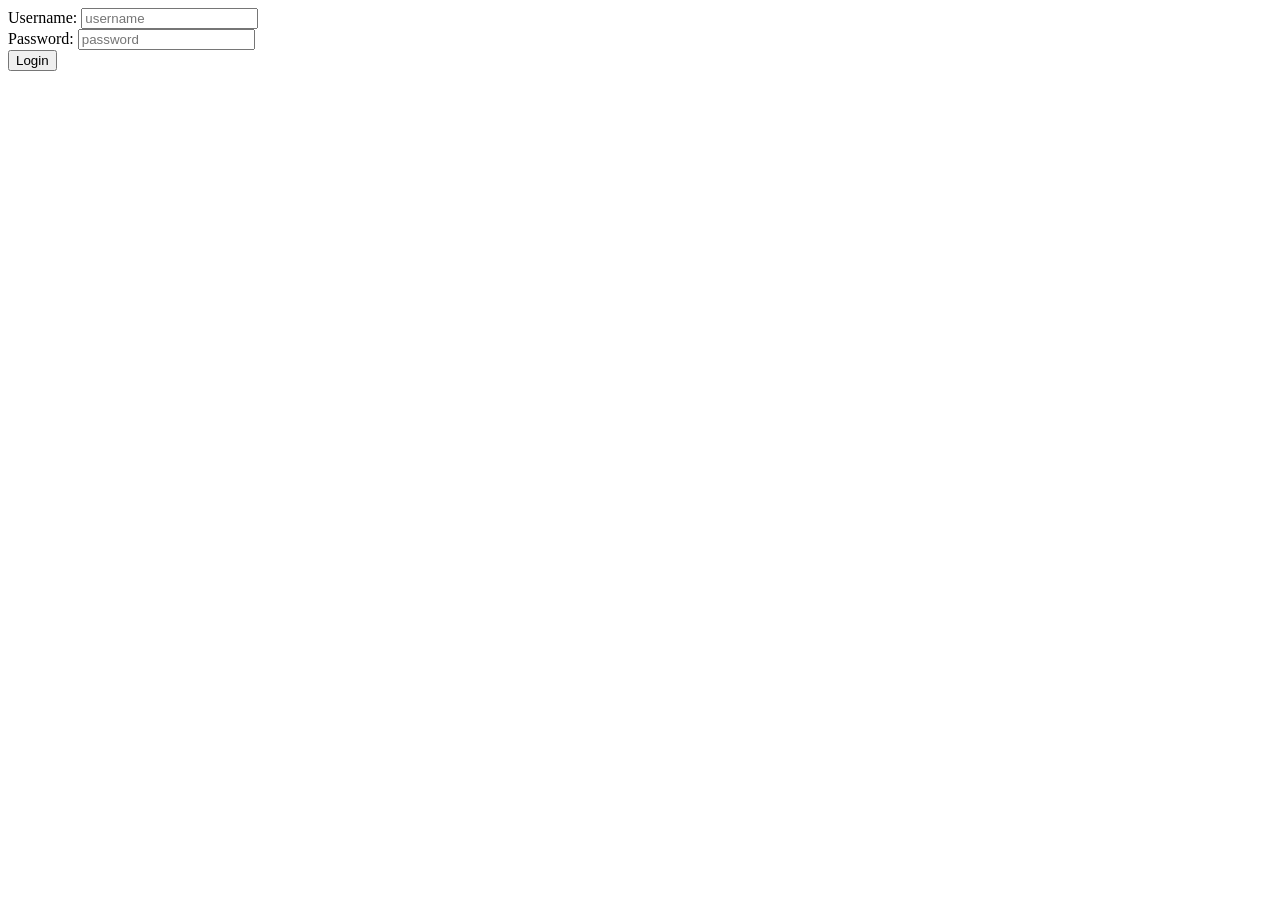
<file: public/pages/login.html>
<body>
	
	
	<div>
		<label for="username">Username:</label>
		<input type="text" name="username" id="username" ng-model="usr" placeholder="username"/>
	</div>
	
	<div>
		<label for="password">Password:</label>
		<input type="password" name="password" id="password" ng-model="pwd" placeholder="password" />
	</div>
	
	<div>
		<button type="submit" id="login" ng-click="submit()">Login</button>
	</div>

</body>
</file>
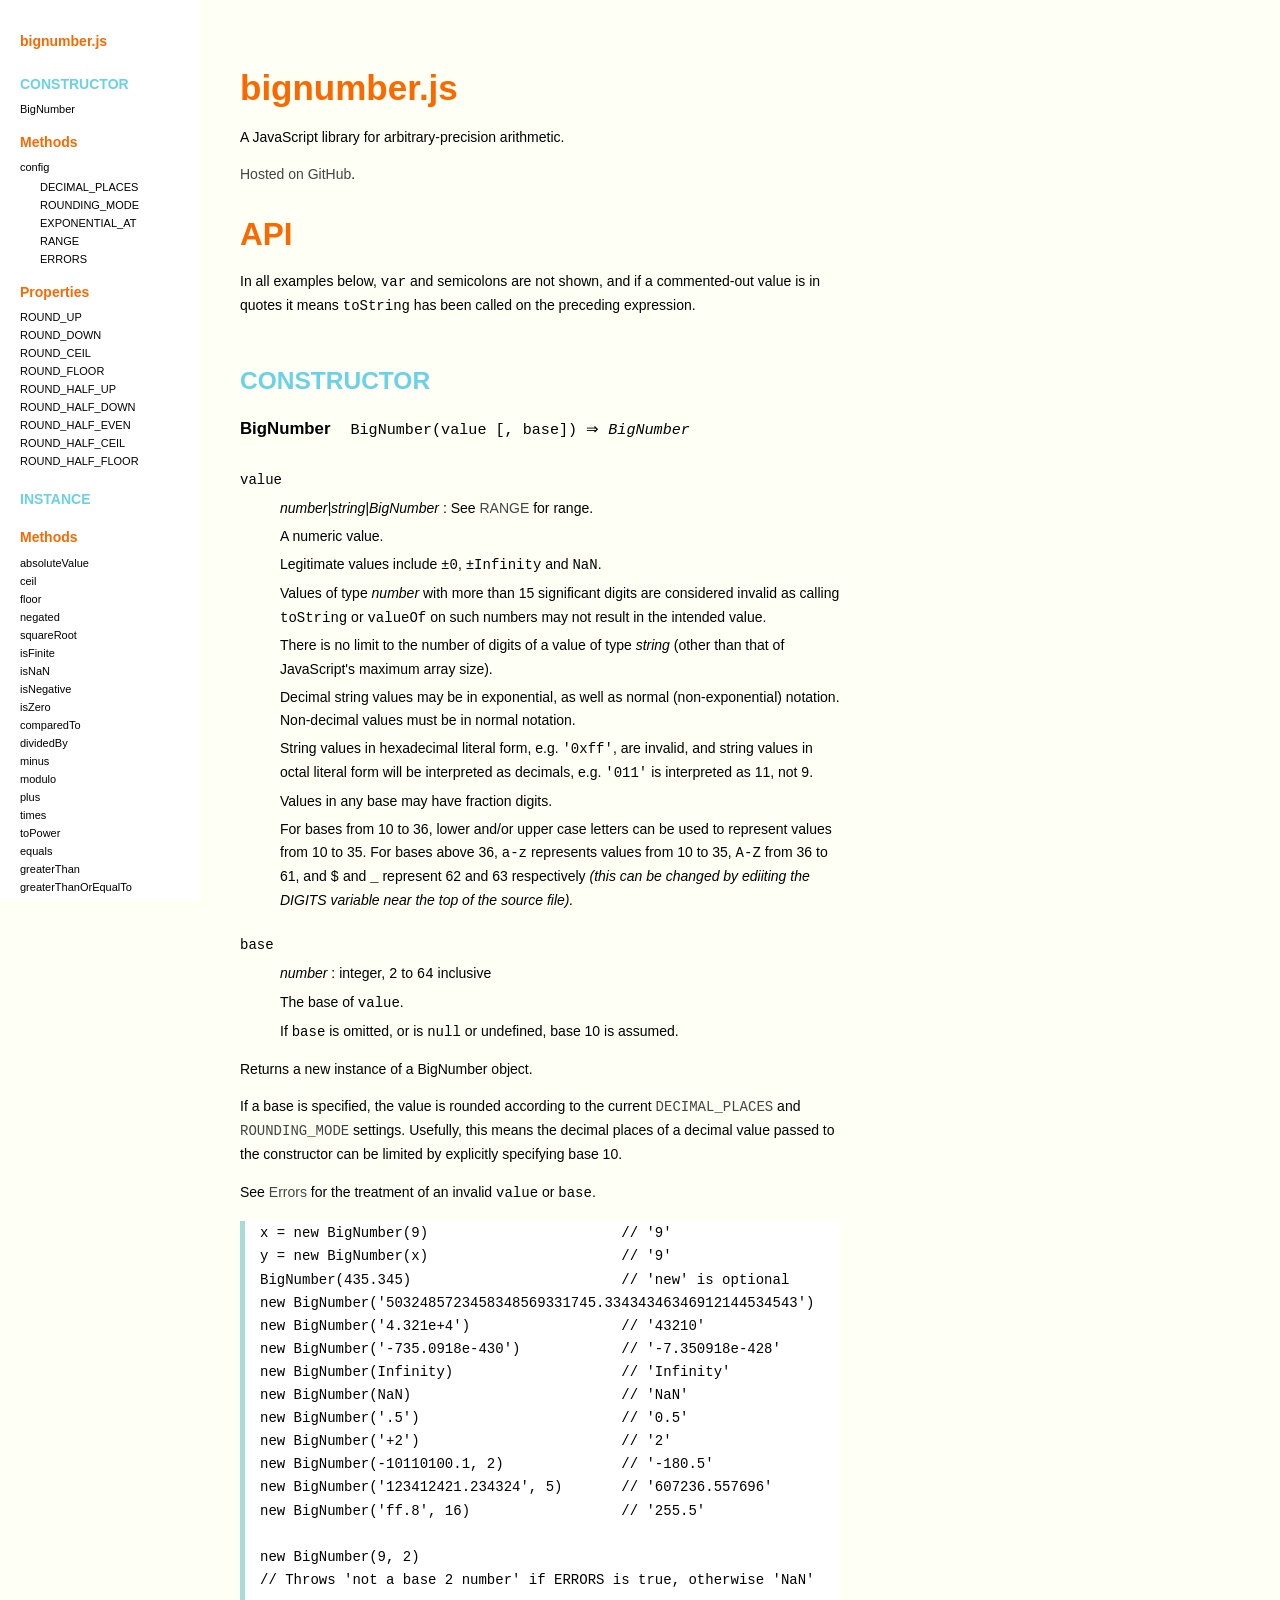
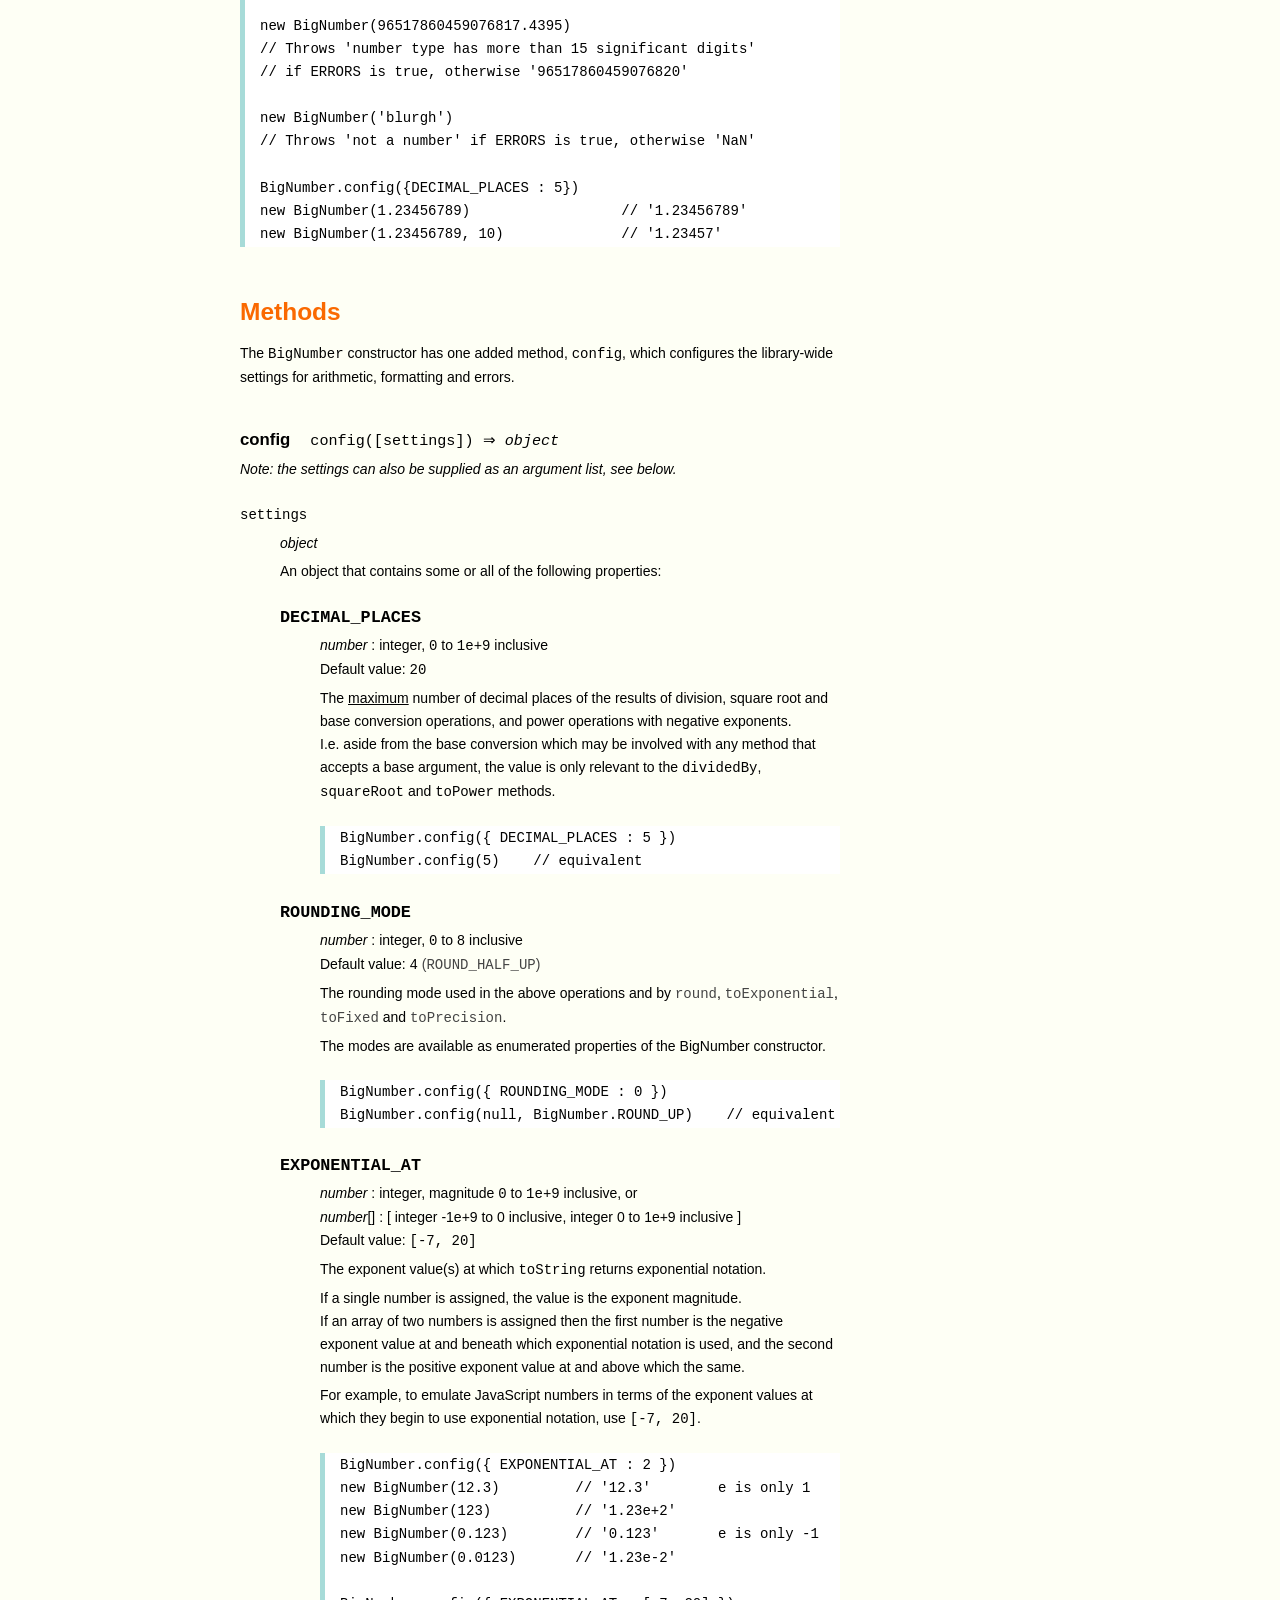
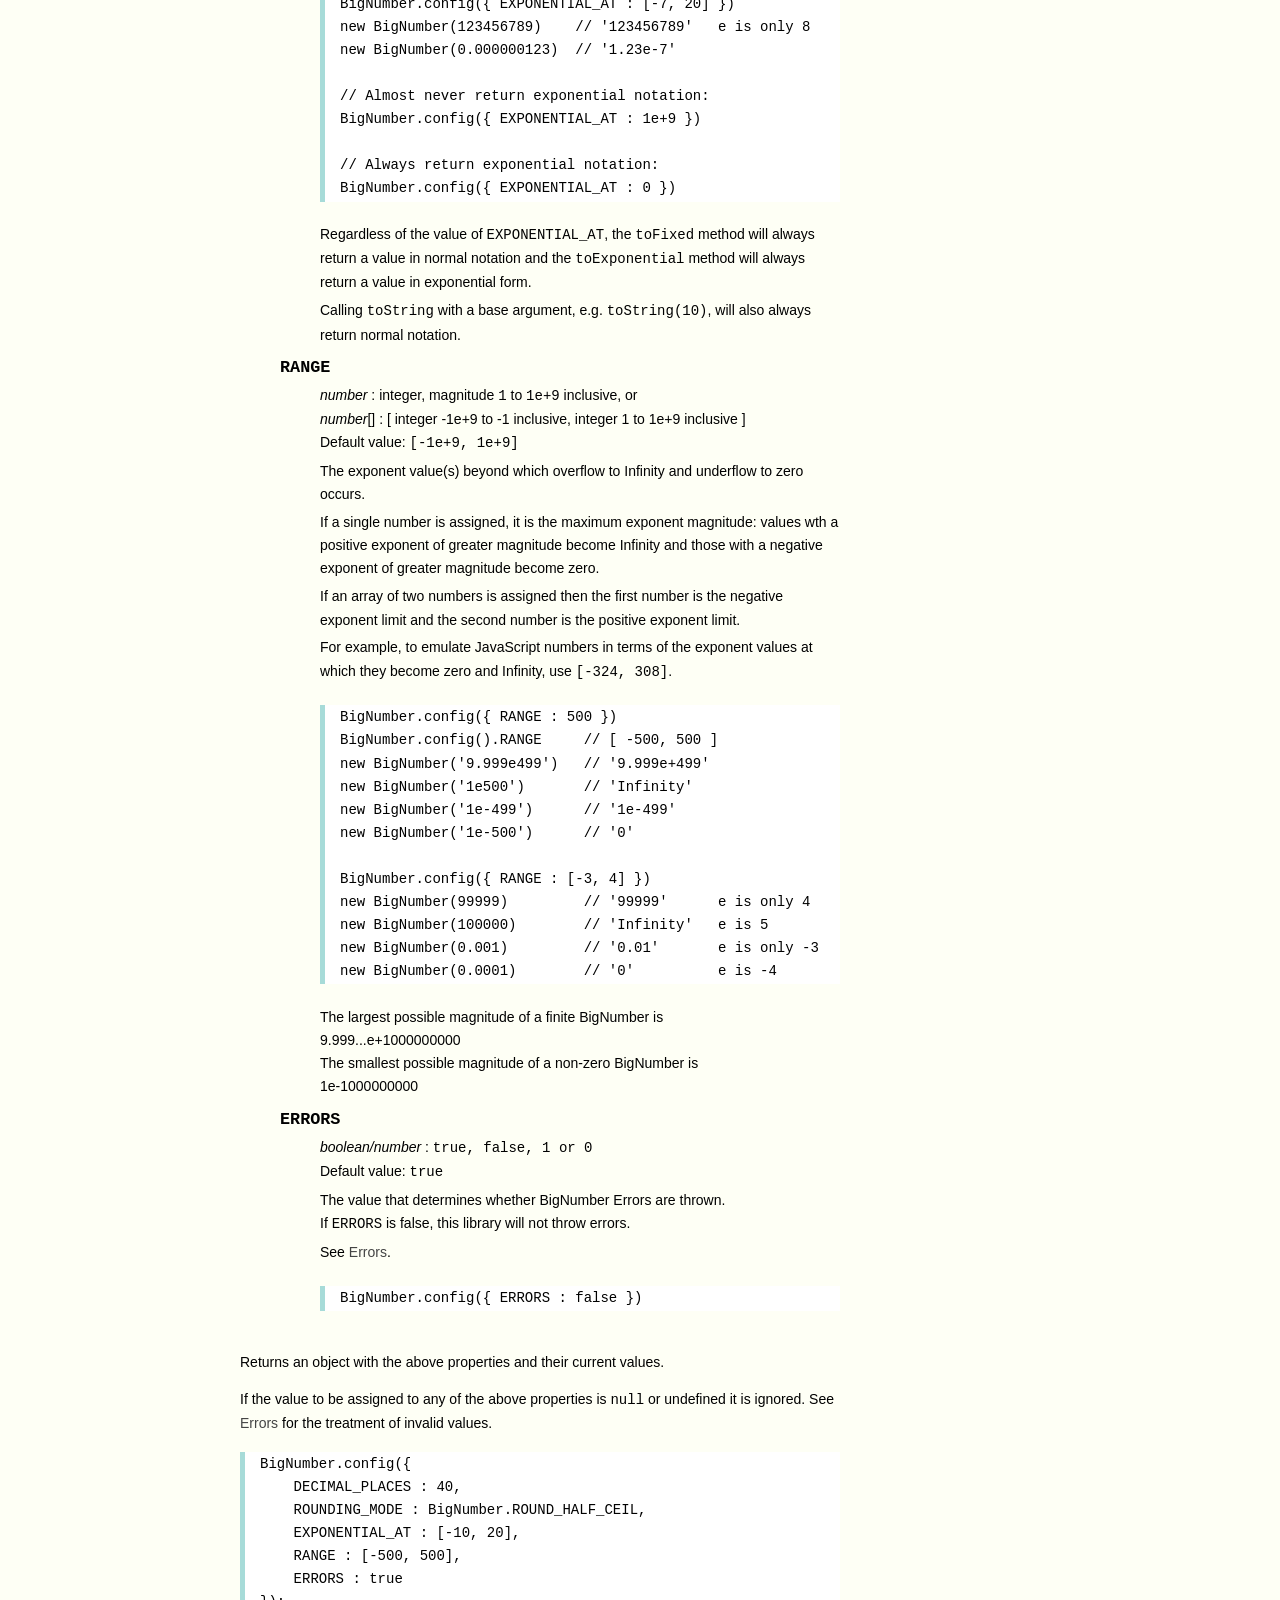
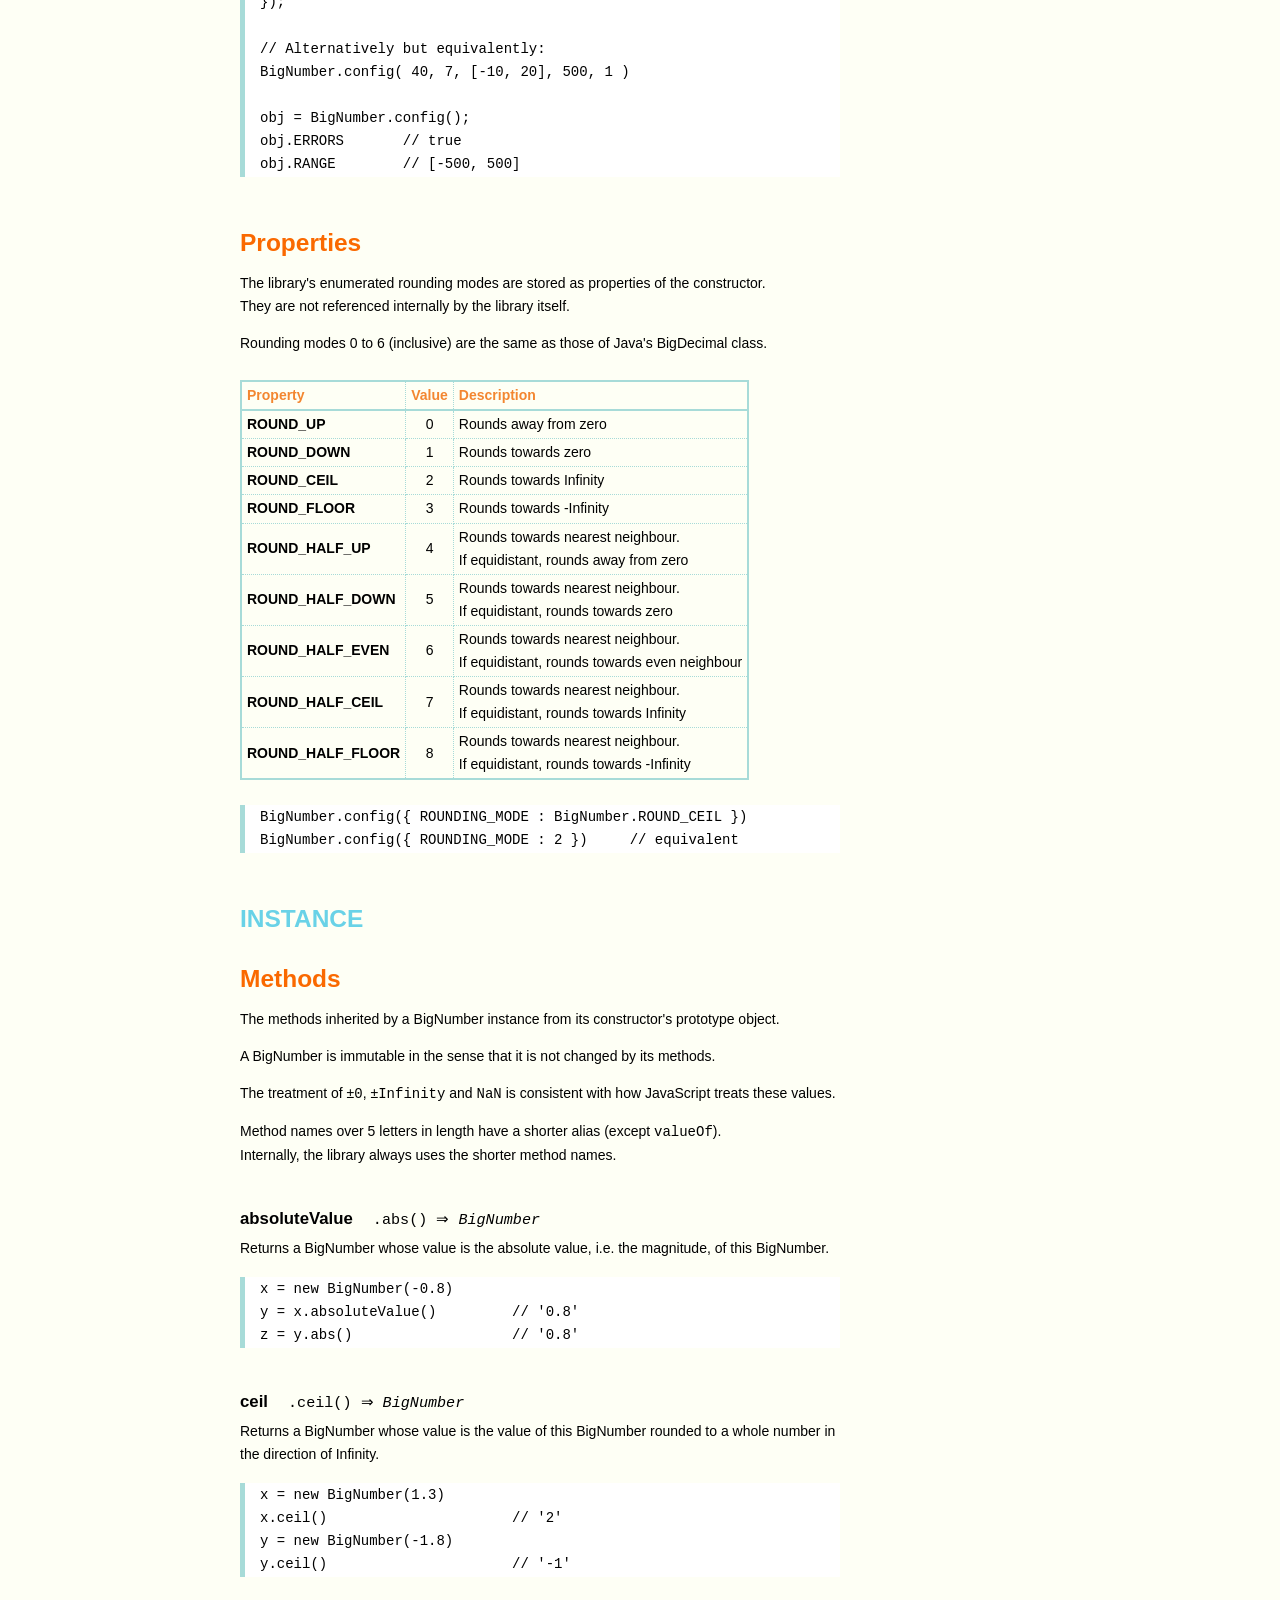
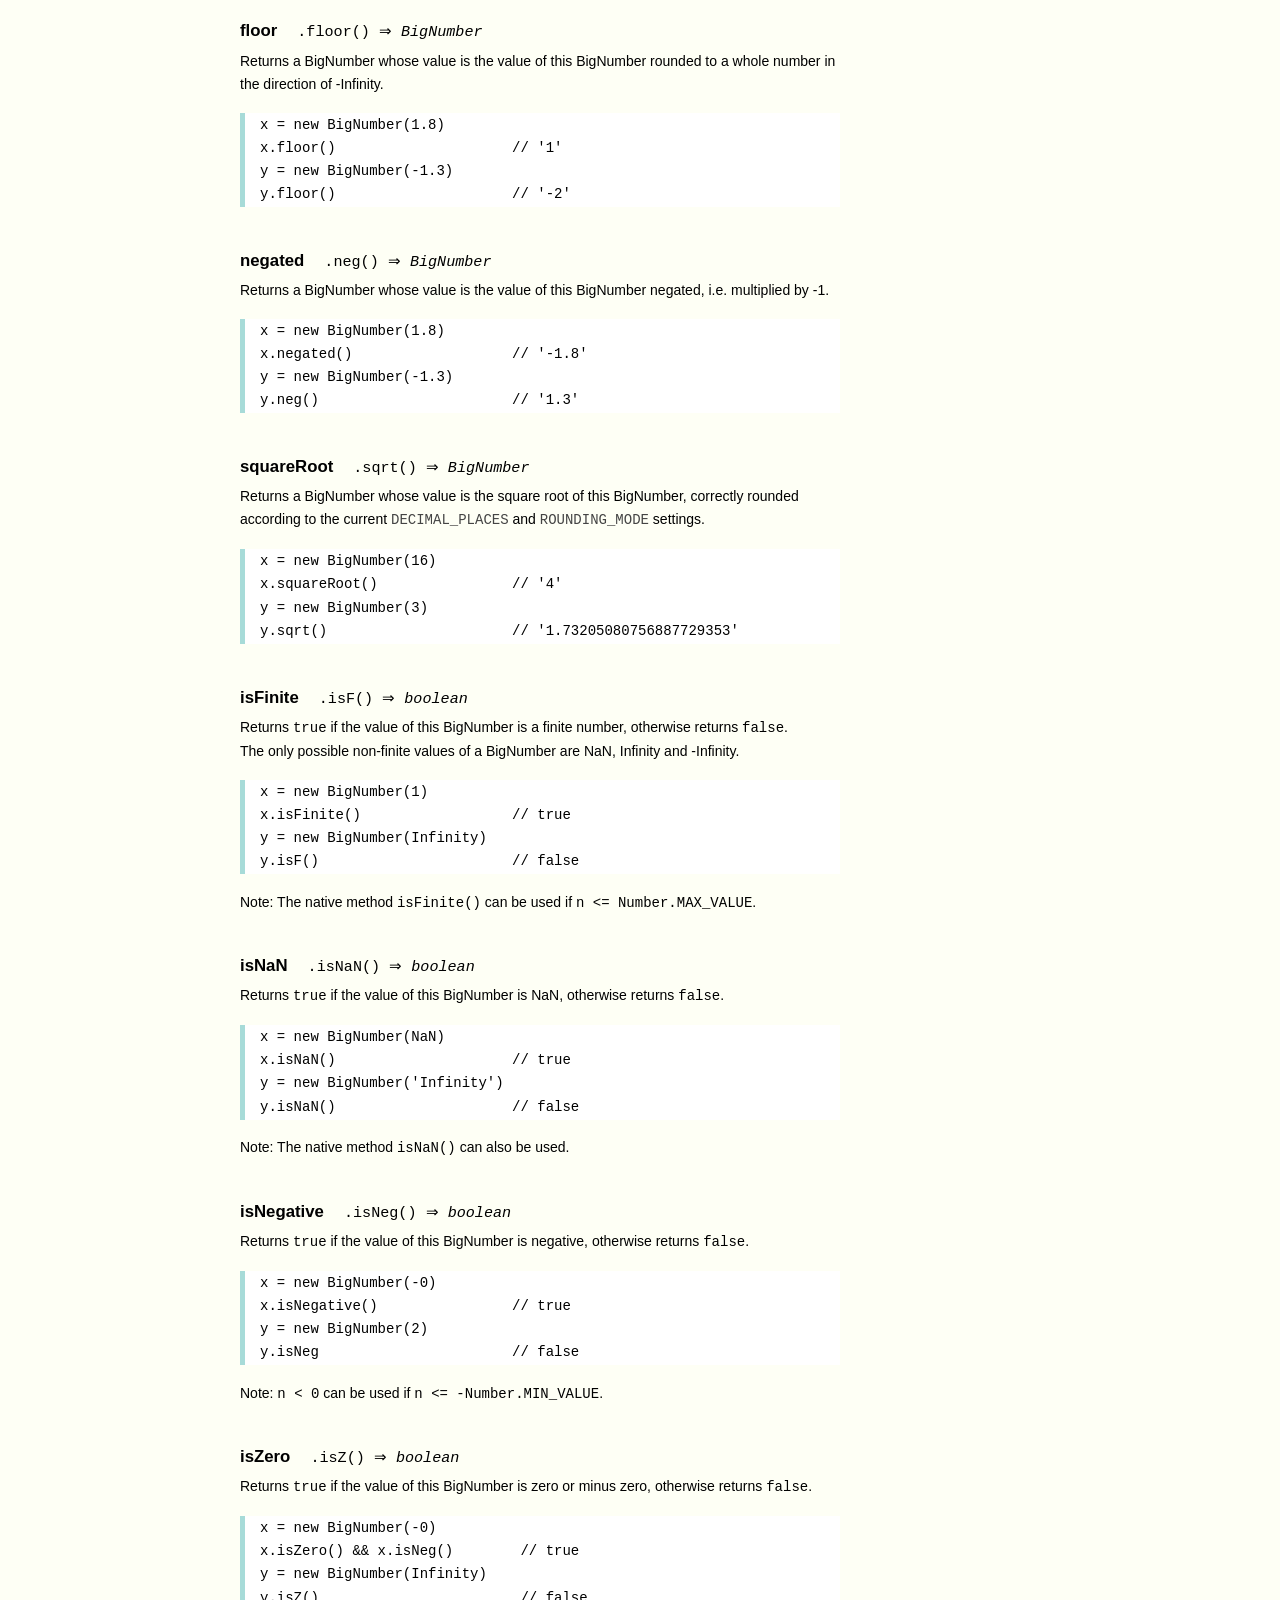
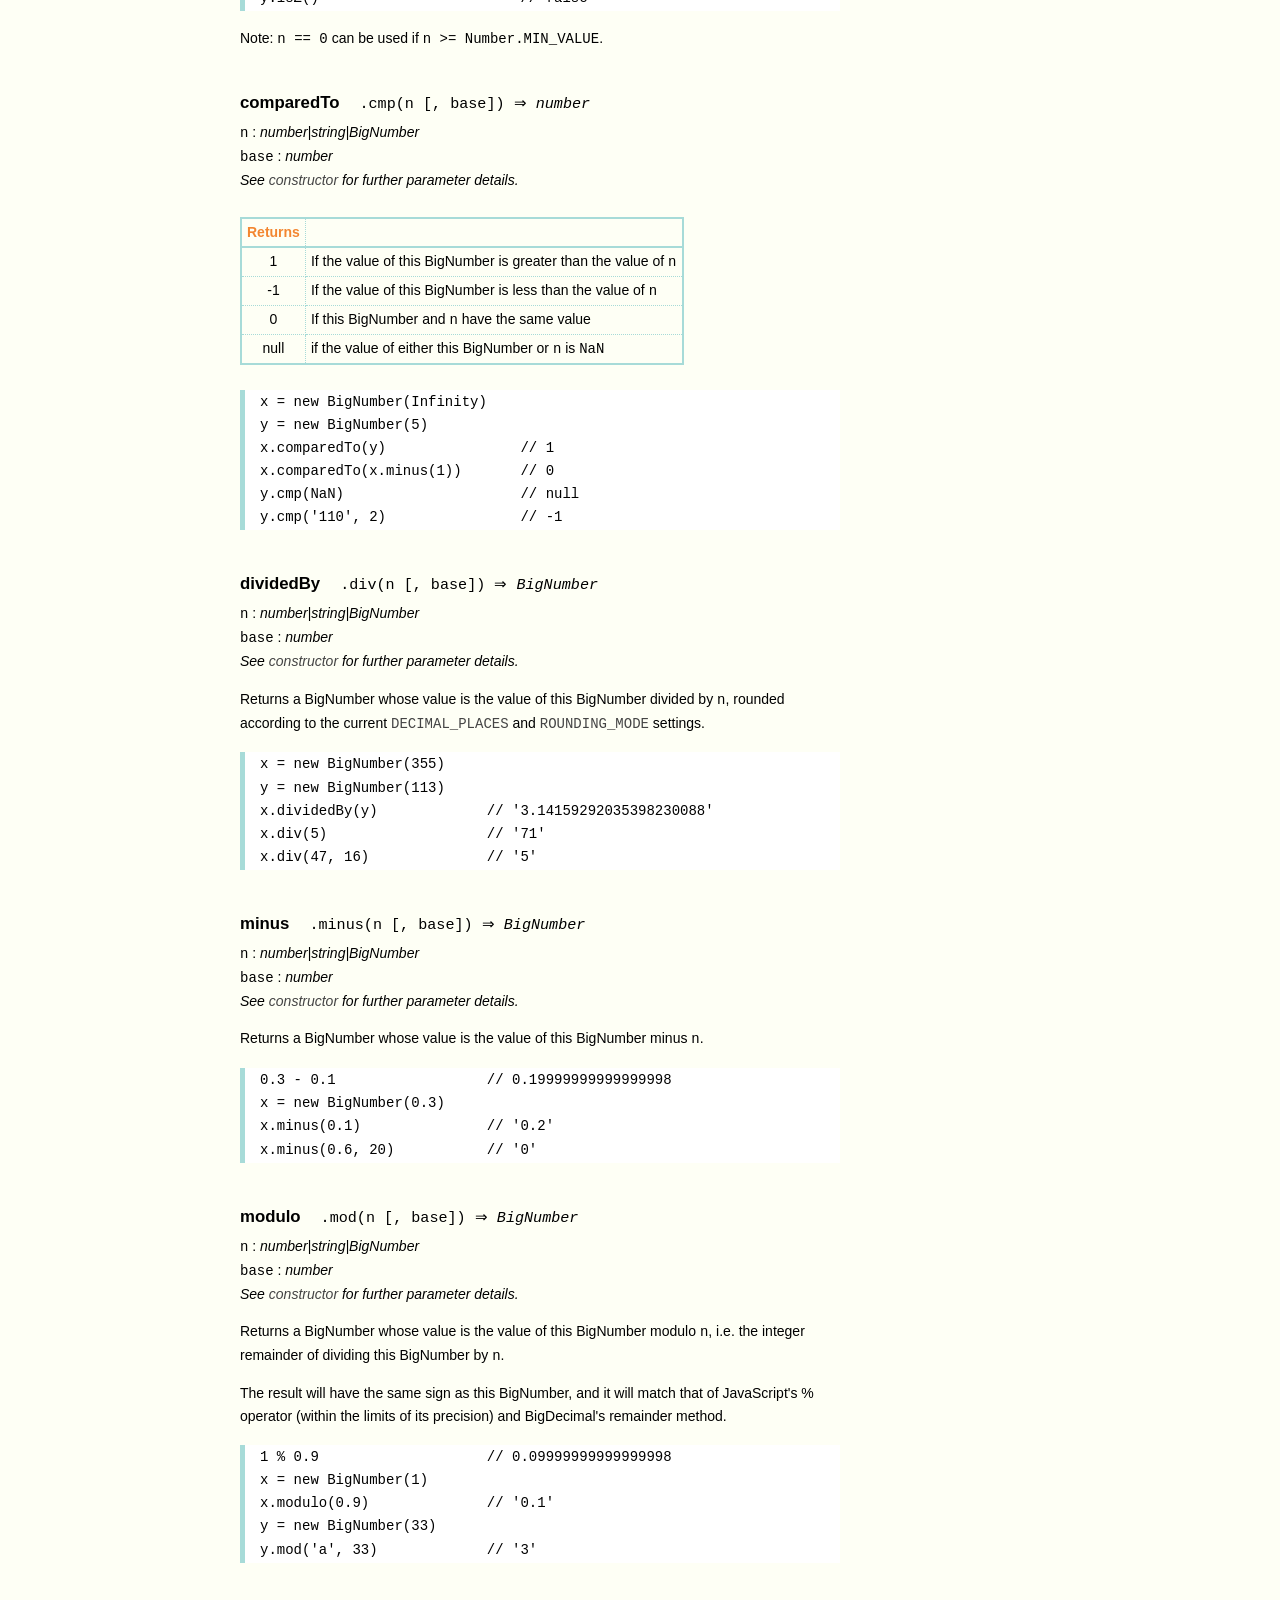
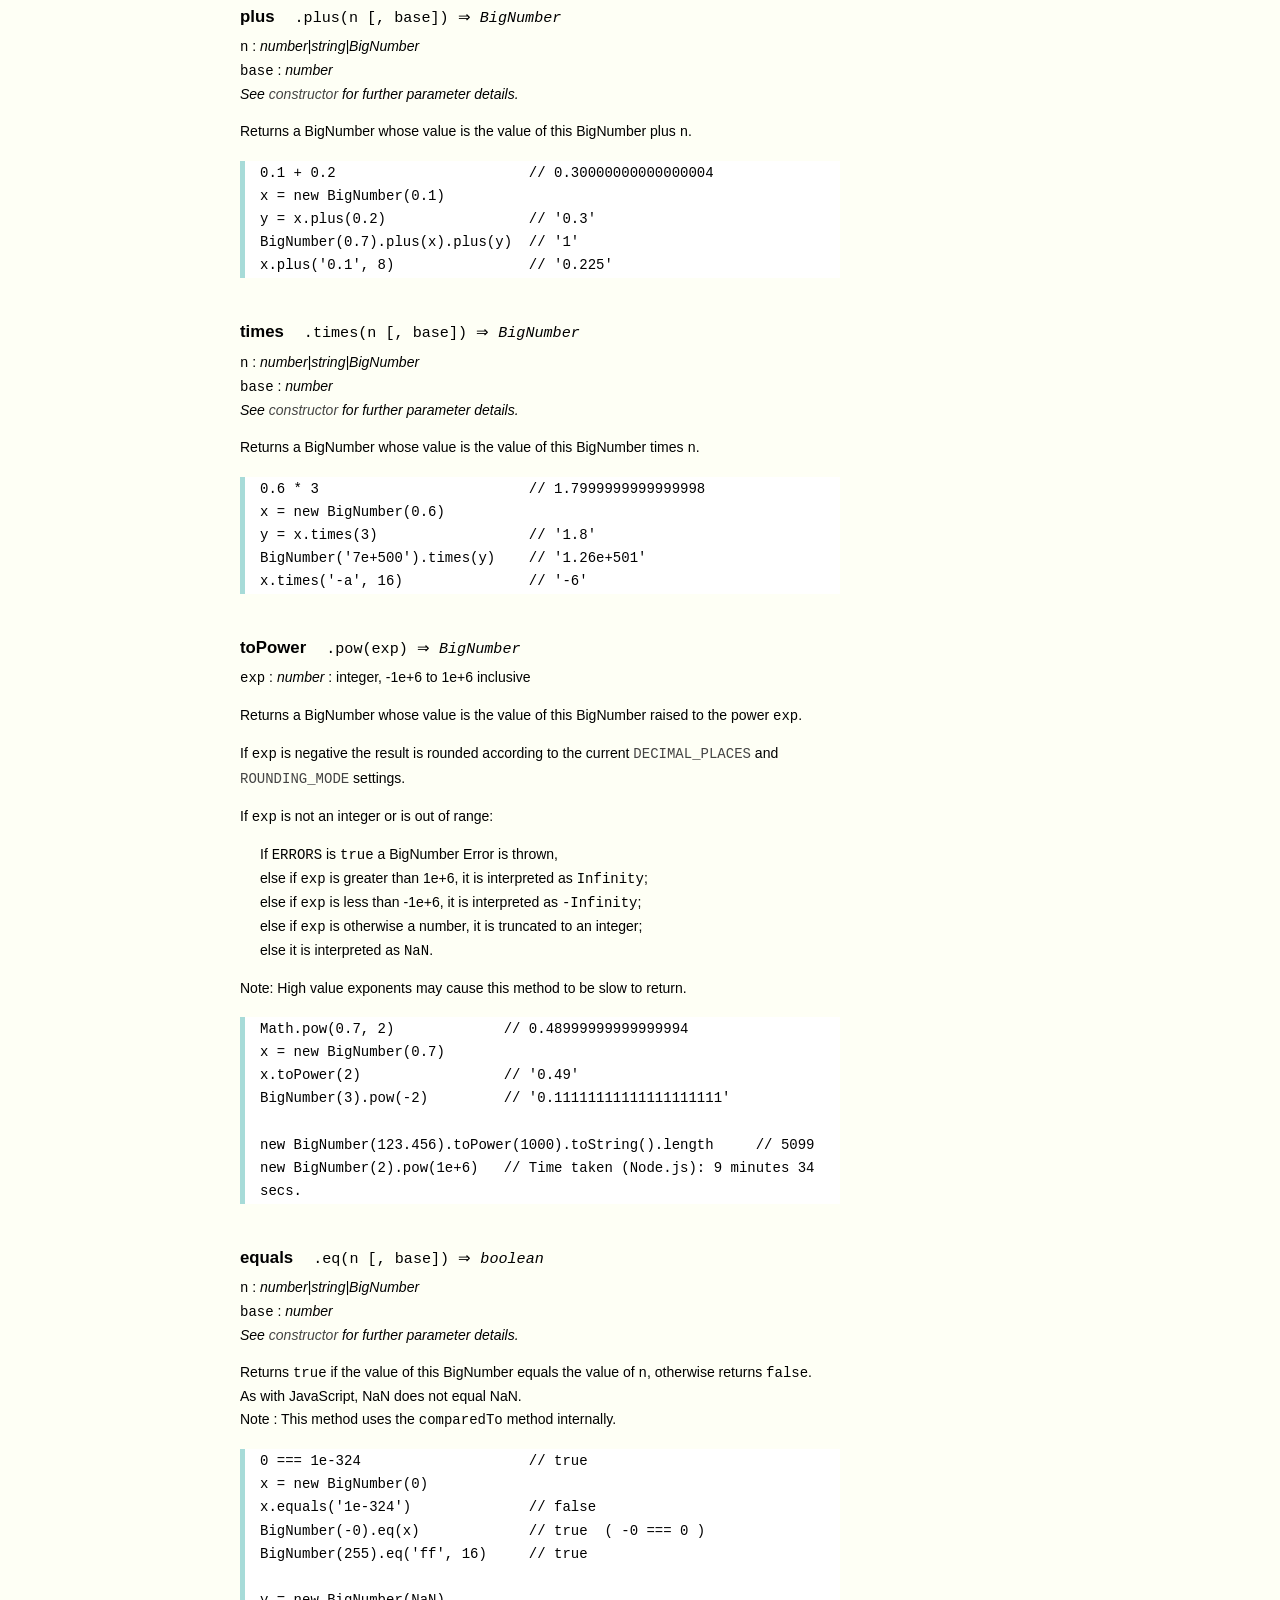
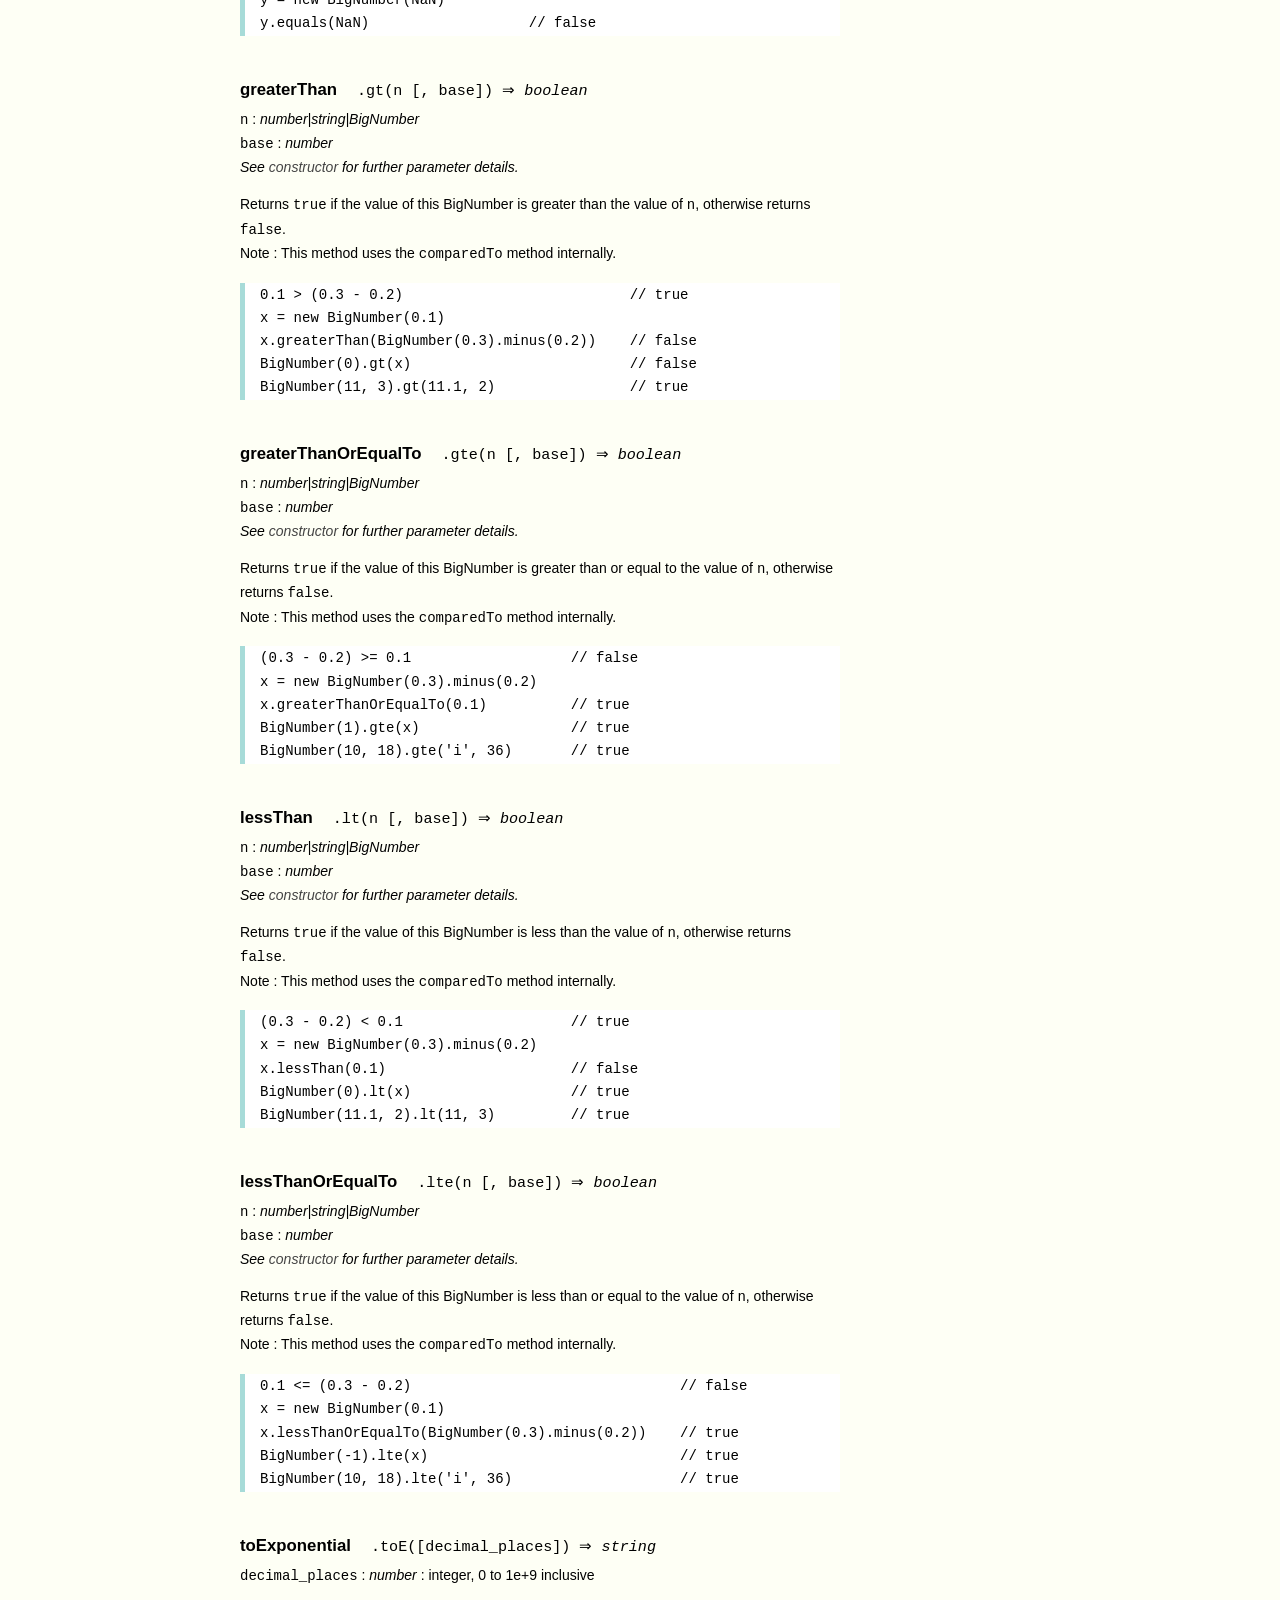
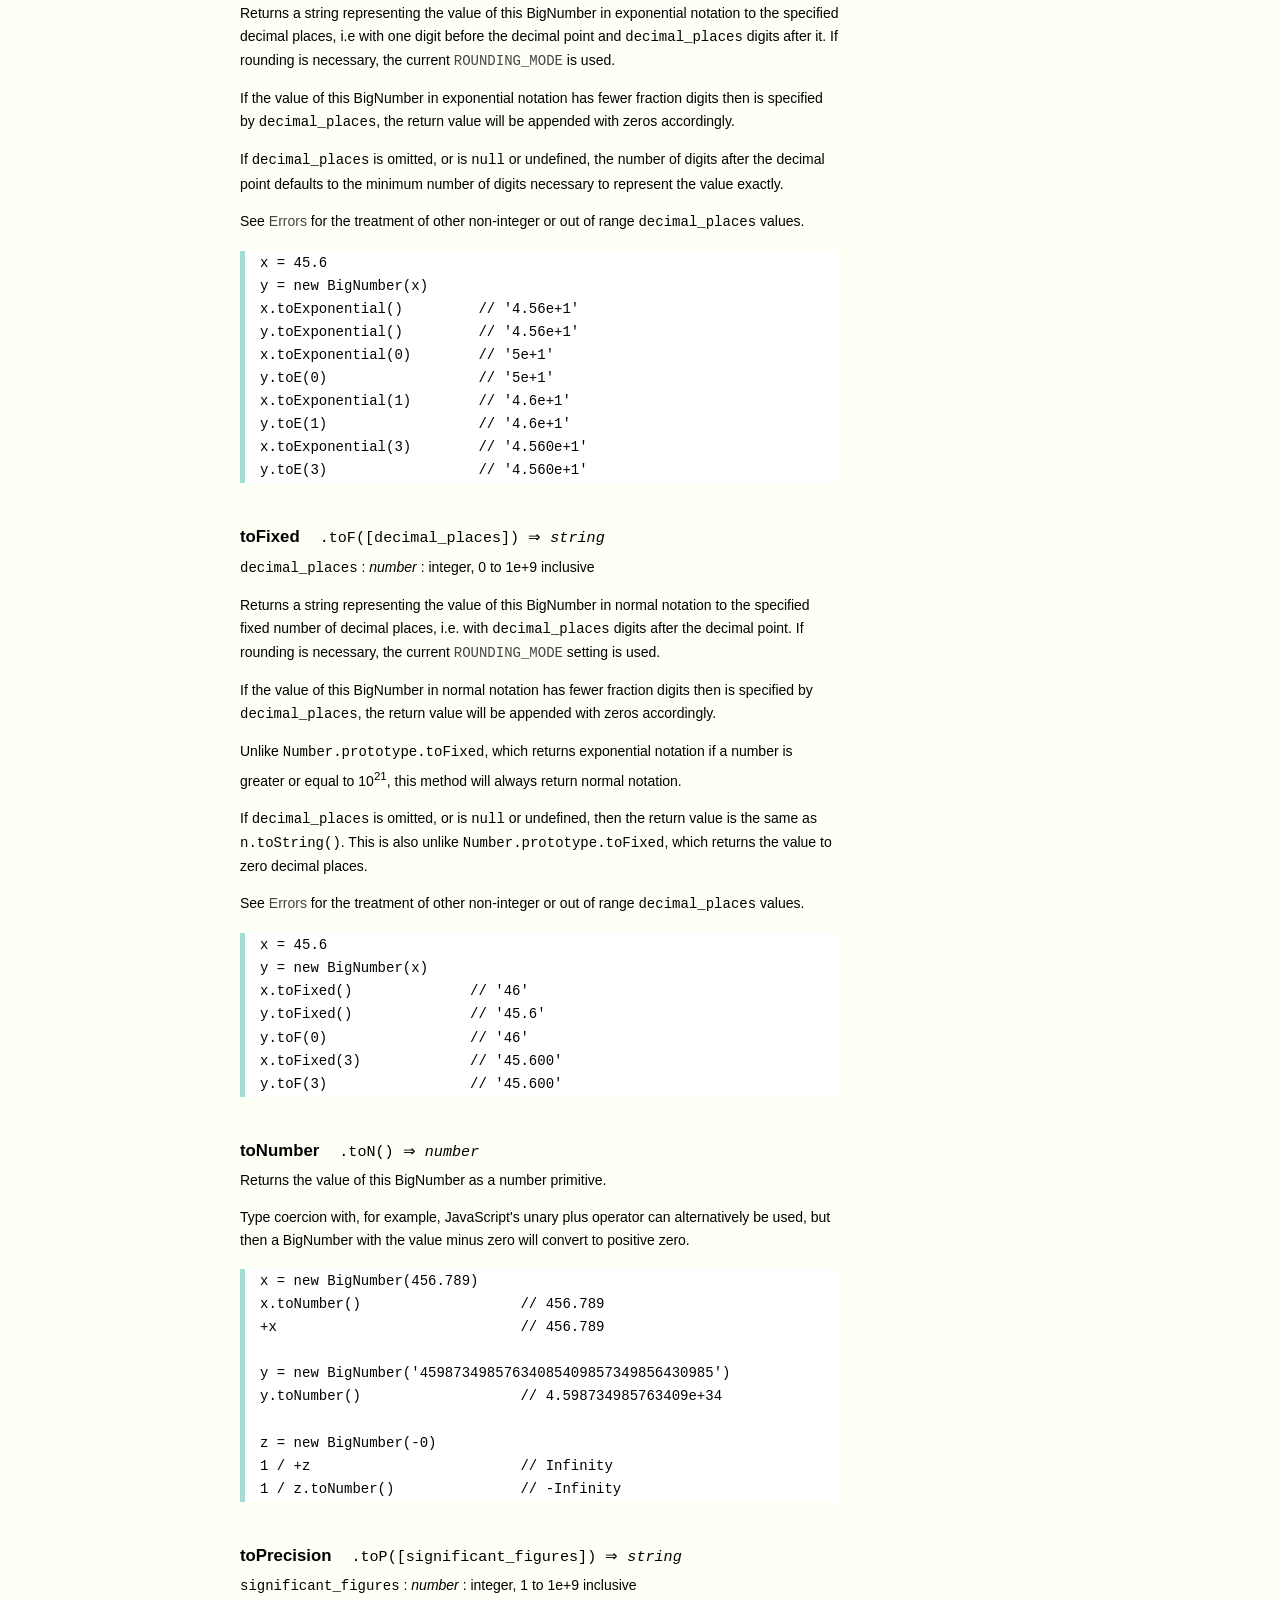
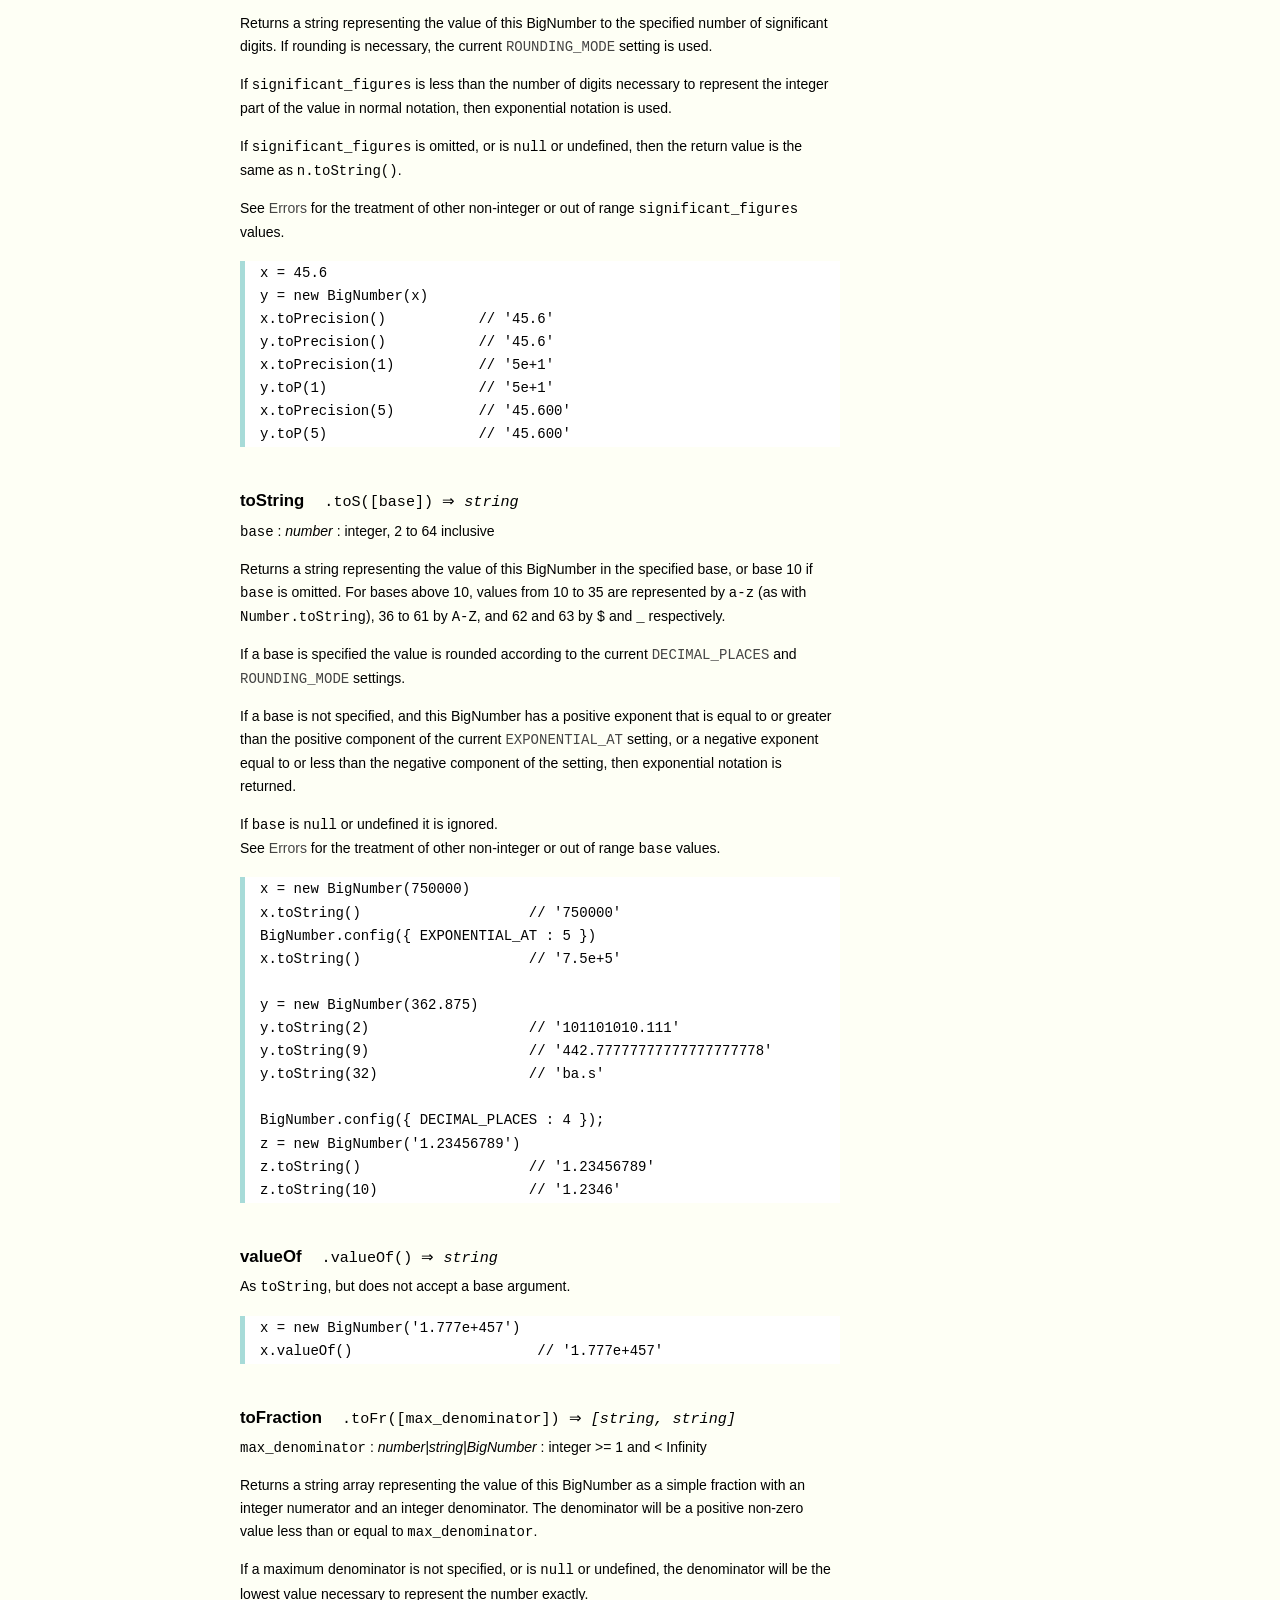
<file: node_modules/mysql/node_modules/bignumber.js/doc/API.html>
<!DOCTYPE HTML>
<html>
<head>
  <meta charset="utf-8">
  <meta http-equiv="X-UA-Compatible" content="IE=edge,chrome=1">
  <meta name="Author" content="M Mclaughlin">
  <title>bignumber.js API</title>
  <style>
html{font-family:sans-serif;font-size:100%}
body{font-family:"Helvetica Neue",Helvetica,Arial,sans-serif;font-size:14px;
  line-height:1.65em;background:#fefff5;color:#000;min-height:100%;margin:0}
.nav{background:#fff;position:fixed;top:0;bottom:0;left:0;width:180px;
  overflow-y:auto;padding:15px 0 30px 20px}
div.container{width:600px;margin:50px 0 50px 240px}
p{margin:0 0 1em;width:600px}
pre,ul{margin:1em 0}
h1,h2,h3,h4,h5{margin:0;padding:1.5em 0 0}
h1,h2{padding:.75em 0}
h1{font-size:2.5em;color:#fa6900}
h2{font-size:2.25em;color:#fa6900}
h3{font-size:1.75em;color:#69d2e7}
h4{font-size:1.75em;color:#fa6900;padding-bottom:.75em}
h5{font-size:1.2em;padding-bottom:.3em}
h6{font-size:1.1em;margin:0;padding:0.5em 0}
dd dt{font-size:1.2em}
dt{padding-top:.5em}
dd{padding-top:.35em}
b{font-weight:700}
a,a:visited{color:#444;text-decoration:none}
a:active,a:hover{outline:0;color:#000}
.nav a:hover{text-decoration:underline}
.nav a,.nav b,.nav a:visited{display:block;color:#fa6900;font-weight:700;
  margin-top:15px}
.nav b{color:#69d2e7;margin-top:20px;cursor:default;width:auto}
ul{list-style-type:none;padding:0 0 0 20px}
.nav ul{line-height:14px;padding-left:0;margin:5px 0 0}
.nav ul a,.nav ul a:visited{display:inline;color:#000;font-family:Verdana,
  Geneva,sans-serif;font-size:11px;font-weight:400;margin:0}
.inset,ul.inset{margin-left:20px}
code.inset{font-size:.9em}
.nav li{cursor:pointer;width:auto;margin:0 0 3px}
span.alias{font-style:italic;margin-left:20px}
table{border-collapse:collapse;border-spacing:0;border:2px solid #a7dbd8;
  margin:1.75em 0;padding:0}
td,th{text-align:left;margin:0;padding:2px 5px;border:1px dotted #a7dbd8}
th{border-top:2px solid #a7dbd8;border-bottom:2px solid #a7dbd8;color:#f38630}
pre{background:#fff;white-space:pre-wrap;word-wrap:break-word;
  border-left:5px solid #a7dbd8;padding:1px 0 1px 15px;margin:1.2em 0}
code,pre{font-family:Monaco,Consolas,"Lucida Console",monospace;
  font-weight:400}
.end{margin-bottom:25px}
.nav-title{color:#fa6900}
.centre{text-align:center}
.error-table{font-size:13px;width:100%}
  </style>
</head>
<body>

  <div class="nav">

    <a class='nav-title' href="#">bignumber.js</a>

    <b> CONSTRUCTOR </b>
    <ul>
      <li><a href="#bignumber">BigNumber</a></li>
    </ul>

    <a href="#methods">Methods</a>
    <ul>
      <li><a href="#config">config</a></li>
      <li>
        <ul class="inset">
          <li><a href="#decimal-places">DECIMAL_PLACES</a></li>
          <li><a href="#rounding-mode" >ROUNDING_MODE</a></li>
          <li><a href="#exponential-at">EXPONENTIAL_AT</a></li>
          <li><a href="#range"         >RANGE</a></li>
          <li><a href="#errors"        >ERRORS</a></li>
        </ul>
      </li>
    </ul>

    <a href="#constructor-properties">Properties</a>
    <ul>
      <li><a href="#round-up"        >ROUND_UP</a></li>
      <li><a href="#round-down"      >ROUND_DOWN</a></li>
      <li><a href="#round-ceil"      >ROUND_CEIL</a></li>
      <li><a href="#round-floor"     >ROUND_FLOOR</a></li>
      <li><a href="#round-half-up"   >ROUND_HALF_UP</a></li>
      <li><a href="#round-half-down" >ROUND_HALF_DOWN</a></li>
      <li><a href="#round-half-even" >ROUND_HALF_EVEN</a></li>
      <li><a href="#round-half-ceil" >ROUND_HALF_CEIL</a></li>
      <li><a href="#round-half-floor">ROUND_HALF_FLOOR</a></li>
    </ul>

    <b> INSTANCE </b>

    <a href="#prototype-methods">Methods</a>
    <ul>
      <li><a href="#abs"    >absoluteValue</a></li>
      <li><a href="#ceil"   >ceil</a></li>
      <li><a href="#floor"  >floor</a></li>
      <li><a href="#neg"    >negated</a></li>
      <li><a href="#sqrt"   >squareRoot</a></li>
      <li><a href="#isF"    >isFinite</a></li>
      <li><a href="#isNaN"  >isNaN</a></li>
      <li><a href="#isNeg"  >isNegative</a></li>
      <li><a href="#isZ"    >isZero</a></li>
      <li><a href="#cmp"    >comparedTo</a></li>
      <li><a href="#div"    >dividedBy</a></li>
      <li><a href="#minus"  >minus</a></li>
      <li><a href="#mod"    >modulo</a></li>
      <li><a href="#plus"   >plus</a></li>
      <li><a href="#times"  >times</a></li>
      <li><a href="#pow"    >toPower</a></li>
      <li><a href="#eq"     >equals</a></li>
      <li><a href="#gt"     >greaterThan</a></li>
      <li><a href="#gte"    >greaterThanOrEqualTo</a></li>
      <li><a href="#lt"     >lessThan</a></li>
      <li><a href="#lte"    >lessThanOrEqualTo</a></li>
      <li><a href="#toE"    >toExponential</a></li>
      <li><a href="#toF"    >toFixed</a></li>
      <li><a href="#toN"    >toNumber</a></li>
      <li><a href="#toP"    >toPrecision</a></li>
      <li><a href="#toS"    >toString</a></li>
      <li><a href="#valueOf">valueOf</a></li>
      <li><a href="#toFr"   >toFraction</a></li>
      <li><a href="#round"  >round</a></li>
    </ul>

    <a href="#instance-properties">Properties</a>
    <ul>
      <li><a href="#coefficient">c : coefficient</a></li>
      <li><a href="#exponent"   >e : exponent</a></li>
      <li><a href="#sign"       >s : sign</a></li>
    </ul>

    <a href="#zero-nan-infinity">Zero, NaN &amp; Infinity</a>

    <a href="#Errors">Errors</a>

    <a class='end' href="#faq">FAQ</a>

  </div>

  <div class="container">

    <h1>bignumber.js</h1>

    <p>A JavaScript library for arbitrary-precision arithmetic.</p>

    <p>
      <a href="https://github.com/MikeMcl/bignumber.js">Hosted on GitHub</a>.
    </p>


    <h2>API</h2>

    <p>
      In all examples below, <code>var</code> and semicolons are not shown, and
      if a commented-out value is in quotes it means <code>toString</code> has
      been called on the preceding expression.
    </p>



    <h3>CONSTRUCTOR</h3>

    <h5 id="bignumber">
      BigNumber<code class='inset'>BigNumber(value [, base]) &rArr;
      <i>BigNumber</i>
      </code>
    </h5>
    <dl>
      <dt><code>value</code></dt>
      <dd>
        <i>number|string|BigNumber</i> : See <a href='#range'>RANGE</a> for
        range.
      </dd>
      <dd>
        A numeric value.
      </dd>
      <dd>
        Legitimate values include <code>&plusmn;0</code>,
        <code>&plusmn;Infinity</code> and <code>NaN</code>.
      </dd>
      <dd>
        Values of type <em>number</em> with more than 15 significant digits are
        considered invalid as calling <code>toString</code> or
        <code>valueOf</code> on such numbers may not result in the intended
        value.
      </dd>
      <dd>
        There is no limit to the number of digits of a value of type
        <em>string</em> (other than that of JavaScript's maximum array size).
      </dd>
      <dd>
        Decimal string values may be in exponential, as well as normal
        (non-exponential) notation. Non-decimal values must be in normal
        notation.
      </dd>
      <dd>
        String values in hexadecimal literal form, e.g. <code>'0xff'</code>, are
        invalid, and string values in octal literal form will be interpreted as
        decimals, e.g. <code>'011'</code> is interpreted as 11, not 9.
      </dd>
      <dd>Values in any base may have fraction digits.</dd>
      <dd>
        For bases from 10 to 36, lower and/or upper case letters can be used to
        represent values from 10 to 35. For bases above 36, <code>a-z</code>
        represents values from 10 to 35, <code>A-Z</code> from 36 to 61, and
        <code>$</code> and <code>_</code> represent 62 and 63 respectively <i>
        (this can be changed by ediiting the DIGITS variable near the top of the
        source file).</i>
      </dd>
    </dl>
    <dl>
      <dt><code>base</code></dt>
      <dd>
        <i>number</i> : integer, <code>2</code> to <code>64</code> inclusive
      </dd>
      <dd>The base of <code>value</code>.</dd>
      <dd>If <code>base</code> is omitted, or is <code>null</code> or undefined,
      base 10 is assumed.</dd>
    </dl>
    <p>Returns a new instance of a BigNumber object.</p>
    <p>
      If a base is specified, the value is rounded according to
      the current <a href='#decimal-places'><code>DECIMAL_PLACES</code></a> and
      <a href='#rounding-mode'><code>ROUNDING_MODE</code></a> settings.
      Usefully, this means the decimal places of a decimal value
      passed to the constructor can be limited by explicitly specifying base 10.
    </p>
    <p>
      See <a href='#Errors'>Errors</a> for the treatment of an invalid
      <code>value</code> or <code>base</code>.
    </p>
    <pre>
x = new BigNumber(9)                       // '9'
y = new BigNumber(x)                       // '9'
BigNumber(435.345)                         // 'new' is optional
new BigNumber('5032485723458348569331745.33434346346912144534543')
new BigNumber('4.321e+4')                  // '43210'
new BigNumber('-735.0918e-430')            // '-7.350918e-428'
new BigNumber(Infinity)                    // 'Infinity'
new BigNumber(NaN)                         // 'NaN'
new BigNumber('.5')                        // '0.5'
new BigNumber('+2')                        // '2'
new BigNumber(-10110100.1, 2)              // '-180.5'
new BigNumber('123412421.234324', 5)       // '607236.557696'
new BigNumber('ff.8', 16)                  // '255.5'

new BigNumber(9, 2)
// Throws 'not a base 2 number' if ERRORS is true, otherwise 'NaN'

new BigNumber(96517860459076817.4395)
// Throws 'number type has more than 15 significant digits'
// if ERRORS is true, otherwise '96517860459076820'

new BigNumber('blurgh')
// Throws 'not a number' if ERRORS is true, otherwise 'NaN'

BigNumber.config({DECIMAL_PLACES : 5})
new BigNumber(1.23456789)                  // '1.23456789'
new BigNumber(1.23456789, 10)              // '1.23457'</pre>


    <h4 id="methods">Methods</h4>
    <p>
      The <code>BigNumber</code> constructor has one added method,
      <code>config</code>, which configures the library-wide settings for
      arithmetic, formatting and errors.
    </p>

    <h5 id="config">
      config<code class='inset'>config([settings]) &rArr; <i>object</i></code>
    </h5>
    <i>
      Note: the settings can also be supplied as an argument list,
      see below.
    </i>
    <dl>
      <dt><code>settings</code></dt>
      <dd><i>object</i></dd>

      <dd>
        An object that contains some or all of the following properties:
        <dl>



          <dt id="decimal-places"><code><b>DECIMAL_PLACES</b></code></dt>
          <dd>
            <i>number</i> : integer, <code>0</code> to <code>1e+9</code>
            inclusive<br />
            Default value: <code>20</code>
          </dd>
          <dd>
            The <u>maximum</u> number of decimal places of the results of
            division, square root and base conversion operations, and power
            operations with negative exponents.<br />
            I.e. aside from the base conversion which may be involved with any
            method that accepts a base argument, the value is only relevant to
            the <code>dividedBy</code>, <code>squareRoot</code> and
            <code>toPower</code> methods.
          </dd>
          <dd>
            <pre>BigNumber.config({ DECIMAL_PLACES : 5 })
BigNumber.config(5)    // equivalent</pre>
          </dd>



          <dt id="rounding-mode"><code><b>ROUNDING_MODE</b></code></dt>
          <dd>
            <i>number</i> : integer, <code>0</code> to <code>8</code>
            inclusive<br />
            Default value: <code>4</code>
            <a href="#h-up">(<code>ROUND_HALF_UP</code>)</a>
          </dd>
          <dd>
            The rounding mode used in the above operations and by
            <a href='#round'><code>round</code></a>,
            <a href='#toE'><code>toExponential</code></a>,
            <a href='#toF'><code>toFixed</code></a> and
            <a href='#toP'><code>toPrecision</code></a>.
          </dd>
          <dd>
             The modes are available as enumerated properties of the BigNumber
             constructor.
          </dd>
           <dd>
            <pre>BigNumber.config({ ROUNDING_MODE : 0 })
BigNumber.config(null, BigNumber.ROUND_UP)    // equivalent</pre>
          </dd>



          <dt id="exponential-at"><code><b>EXPONENTIAL_AT</b></code></dt>
          <dd>
            <i>number</i> : integer, magnitude <code>0</code> to
            <code>1e+9</code> inclusive, or<br />
            <i>number</i>[] : [ integer -1e+9 to 0 inclusive, integer 0 to 1e+9
            inclusive ]<br />
            Default value: <code>[-7, 20]</code>
          </dd>
          <dd>
            The exponent value(s) at which <code>toString</code> returns
            exponential notation.
          </dd>
          <dd>
            If a single number is assigned, the value is the exponent magnitude.
            <br />
            If an array of two numbers is assigned then the first number is the
            negative exponent value at and beneath which exponential notation is
            used, and the second number is the positive exponent value at and
            above which the same.
          </dd>
          <dd>
            For example, to emulate JavaScript numbers in terms of the exponent
            values at which they begin to use exponential notation, use
            <code>[-7, 20]</code>.
          </dd>
          <dd>
            <pre>BigNumber.config({ EXPONENTIAL_AT : 2 })
new BigNumber(12.3)         // '12.3'        e is only 1
new BigNumber(123)          // '1.23e+2'
new BigNumber(0.123)        // '0.123'       e is only -1
new BigNumber(0.0123)       // '1.23e-2'

BigNumber.config({ EXPONENTIAL_AT : [-7, 20] })
new BigNumber(123456789)    // '123456789'   e is only 8
new BigNumber(0.000000123)  // '1.23e-7'

// Almost never return exponential notation:
BigNumber.config({ EXPONENTIAL_AT : 1e+9 })

// Always return exponential notation:
BigNumber.config({ EXPONENTIAL_AT : 0 })</pre>
          </dd>
          <dd>
            Regardless of the value of <code>EXPONENTIAL_AT</code>, the
            <code>toFixed</code> method will always return a value in
            normal notation and the <code>toExponential</code> method will
            always return a value in exponential form.
          </dd>
          <dd>
            Calling <code>toString</code> with a base argument, e.g.
            <code>toString(10)</code>, will also always return normal notation.
          </dd>



          <dt id="range"><code><b>RANGE</b></code></dt>
          <dd>
            <i>number</i> : integer, magnitude <code>1</code> to
            <code>1e+9</code> inclusive, or<br />
            <i>number</i>[] : [ integer -1e+9 to -1 inclusive, integer 1 to 1e+9
            inclusive ]<br />
            Default value: <code>[-1e+9, 1e+9]</code>
          </dd>
          <dd>
            The exponent value(s) beyond which overflow to Infinity and
            underflow to zero occurs.
          </dd>
          <dd>
            If a single number is assigned, it is the maximum exponent
            magnitude: values wth a positive exponent of greater magnitude
            become Infinity and those with a negative exponent of
            greater magnitude become zero.
          <dd>
            If an array of two numbers is assigned then the first number is the
            negative exponent limit and the second number is the positive
            exponent limit.
          </dd>
          <dd>
            For example, to emulate JavaScript numbers in terms of the exponent
            values at which they become zero and Infinity, use
            <code>[-324, 308]</code>.
          </dd>
          <dd>
            <pre>BigNumber.config({ RANGE : 500 })
BigNumber.config().RANGE     // [ -500, 500 ]
new BigNumber('9.999e499')   // '9.999e+499'
new BigNumber('1e500')       // 'Infinity'
new BigNumber('1e-499')      // '1e-499'
new BigNumber('1e-500')      // '0'

BigNumber.config({ RANGE : [-3, 4] })
new BigNumber(99999)         // '99999'      e is only 4
new BigNumber(100000)        // 'Infinity'   e is 5
new BigNumber(0.001)         // '0.01'       e is only -3
new BigNumber(0.0001)        // '0'          e is -4</pre>
          </dd>
          <dd>
            The largest possible magnitude of a finite BigNumber is<br />
            9.999...e+1000000000<br />
            The smallest possible magnitude of a non-zero BigNumber is<br />
            1e-1000000000
          </dd>



          <dt id="errors"><code><b>ERRORS</b></code></dt>
          <dd>
            <i>boolean/number</i> : <code>true, false, 1 or 0</code><br />
            Default value: <code>true</code>
          </dd>
          <dd>
            The value that determines whether BigNumber Errors are thrown.<br />
            If <code>ERRORS</code> is false, this library will not throw errors.
          </dd>
          <dd>
            See <a href='#Errors'>Errors</a>.
          </dd>
           <dd>
            <pre>BigNumber.config({ ERRORS : false })</pre>
          </dd>
        </dl>
      </dd>
    </dl>
    <p>
      <br />Returns an object with the above properties and their current
      values.
    </p>
    <p>
      If the value to be assigned to any of the above properties is
      <code>null</code> or undefined it is ignored. See
      <a href='#Errors'>Errors</a> for the treatment of invalid values.
    </p>
    <pre>
BigNumber.config({
    DECIMAL_PLACES : 40,
    ROUNDING_MODE : BigNumber.ROUND_HALF_CEIL,
    EXPONENTIAL_AT : [-10, 20],
    RANGE : [-500, 500],
    ERRORS : true
});

// Alternatively but equivalently:
BigNumber.config( 40, 7, [-10, 20], 500, 1 )

obj = BigNumber.config();
obj.ERRORS       // true
obj.RANGE        // [-500, 500]</pre>



    <h4 id="constructor-properties">Properties</h4>
    <p>
      The library's enumerated rounding modes are stored as properties of the
      constructor.<br />
      They are not referenced internally by the library itself.
    </p>
    <p>
      Rounding modes 0 to 6 (inclusive) are the same as those of Java's
      BigDecimal class.
    </p>
    <table>
      <tr>
      	<th>Property</th>
      	<th>Value</th>
      	<th>Description</th>
      </tr>
      <tr>
      	<td id="round-up"><b>ROUND_UP</b></td>
      	<td class='centre'>0</td>
      	<td>Rounds away from zero</td>
      </tr>
      <tr>
      	<td id="round-down"><b>ROUND_DOWN</b></td>
      	<td class='centre'>1</td>
      	<td>Rounds towards zero</td>
      </tr>
      <tr>
      	<td id="round-ceil"><b>ROUND_CEIL</b></td>
      	<td class='centre'>2</td>
      	<td>Rounds towards Infinity</td>
      </tr>
      <tr>
      	<td id="round-floor"><b>ROUND_FLOOR</b></td>
      	<td class='centre'>3</td>
      	<td>Rounds towards -Infinity</td>
      </tr>
      <tr>
      	<td id="round-half-up"><b>ROUND_HALF_UP</b></td>
      	<td class='centre'>4</td>
      	<td>
          Rounds towards nearest neighbour.<br />
          If equidistant, rounds away from zero
        </td>
      </tr>
      <tr>
      	<td id="round-half-down"><b>ROUND_HALF_DOWN</b></td>
      	<td class='centre'>5</td>
      	<td>
          Rounds towards nearest neighbour.<br />
          If equidistant, rounds towards zero
        </td>
      </tr>
      <tr>
      	<td id="round-half-even"><b>ROUND_HALF_EVEN</b></td>
      	<td class='centre'>6</td>
      	<td>
          Rounds towards nearest neighbour.<br />
          If equidistant, rounds towards even neighbour
        </td>
      </tr>
      <tr>
      	<td id="round-half-ceil"><b>ROUND_HALF_CEIL</b></td>
      	<td class='centre'>7</td>
      	<td>
          Rounds towards nearest neighbour.<br />
          If equidistant, rounds towards Infinity
        </td>
      </tr>
      <tr>
      	<td id="round-half-floor"><b>ROUND_HALF_FLOOR</b></td>
      	<td class='centre'>8</td>
      	<td>
          Rounds towards nearest neighbour.<br />
          If equidistant, rounds towards -Infinity
        </td>
      </tr>
    </table>
    <pre>
BigNumber.config({ ROUNDING_MODE : BigNumber.ROUND_CEIL })
BigNumber.config({ ROUNDING_MODE : 2 })     // equivalent</pre>


    <h3>INSTANCE</h3>

    <h4 id="prototype-methods">Methods</h4>
    <p>
      The methods inherited by a BigNumber instance from its constructor's
      prototype object.
    </p>
    <p>
      A BigNumber is immutable in the sense that it is not changed by its
      methods.
    </p>
    <p>
      The treatment of &plusmn;<code>0</code>, &plusmn;<code>Infinity</code> and
      <code>NaN</code> is consistent with how JavaScript treats these values.
    </p>
    <p>
      Method names over 5 letters in length have a shorter alias (except
      <code>valueOf</code>).<br />
      Internally, the library always uses the shorter method names.
    </p>



    <h5 id="abs">
      absoluteValue<code class='inset'>.abs() &rArr; <i>BigNumber</i></code>
    </h5>
    <p>
      Returns a BigNumber whose value is the absolute value, i.e. the magnitude,
      of this BigNumber.
    </p>
    <pre>
x = new BigNumber(-0.8)
y = x.absoluteValue()         // '0.8'
z = y.abs()                   // '0.8'</pre>



    <h5 id="ceil">
      ceil<code class='inset'>.ceil() &rArr; <i>BigNumber</i></code>
    </h5>
    <p>
      Returns a BigNumber whose value is the value of this BigNumber rounded to
      a whole number in the direction of Infinity.
    </p>
    <pre>
x = new BigNumber(1.3)
x.ceil()                      // '2'
y = new BigNumber(-1.8)
y.ceil()                      // '-1'</pre>



    <h5 id="floor">
      floor<code class='inset'>.floor() &rArr;
      <i>BigNumber</i></code>
    </h5>
    <p>
      Returns a BigNumber whose value is the value of this BigNumber rounded to
      a whole number in the direction of -Infinity.
    </p>
    <pre>
x = new BigNumber(1.8)
x.floor()                     // '1'
y = new BigNumber(-1.3)
y.floor()                     // '-2'</pre>



    <h5 id="neg">
      negated<code class='inset'>.neg() &rArr; <i>BigNumber</i></code>
    </h5>
    <p>
      Returns a BigNumber whose value is the value of this BigNumber negated,
      i.e. multiplied by -1.
    </p>
    <pre>
x = new BigNumber(1.8)
x.negated()                   // '-1.8'
y = new BigNumber(-1.3)
y.neg()                       // '1.3'</pre>



    <h5 id="sqrt">
      squareRoot<code class='inset'>.sqrt() &rArr; <i>BigNumber</i></code>
    </h5>
    <p>
      Returns a BigNumber whose value is the square root of this BigNumber,
      correctly rounded according to the current
      <a href='#decimal-places'><code>DECIMAL_PLACES</code></a> and
      <a href='#rounding-mode'><code>ROUNDING_MODE</code></a> settings.
    </p>
    <pre>
x = new BigNumber(16)
x.squareRoot()                // '4'
y = new BigNumber(3)
y.sqrt()                      // '1.73205080756887729353'</pre>



    <h5 id="isF">
      isFinite<code class='inset'>.isF() &rArr; <i>boolean</i></code>
    </h5>
    <p>
      Returns <code>true</code> if the value of this BigNumber is a finite
      number, otherwise returns <code>false</code>.<br />
      The only possible non-finite values of a BigNumber are NaN, Infinity and
      -Infinity.
    </p>
    <pre>
x = new BigNumber(1)
x.isFinite()                  // true
y = new BigNumber(Infinity)
y.isF()                       // false</pre>
    <p>
      Note: The native method <code>isFinite()</code> can be used if
      <code>n &lt;= Number.MAX_VALUE</code>.
    </p>



    <h5 id="isNaN">
      isNaN<code class='inset'>.isNaN() &rArr; <i>boolean</i></code>
    </h5>
    <p>
      Returns <code>true</code> if the value of this BigNumber is NaN, otherwise
      returns <code>false</code>.<br />
    </p>
    <pre>
x = new BigNumber(NaN)
x.isNaN()                     // true
y = new BigNumber('Infinity')
y.isNaN()                     // false</pre>
    <p>
      Note: The native method <code>isNaN()</code> can also be used.
    </p>



    <h5 id="isNeg">
      isNegative<code class='inset'>.isNeg() &rArr; <i>boolean</i></code>
    </h5>
    <p>
      Returns <code>true</code> if the value of this BigNumber is negative,
      otherwise returns <code>false</code>.<br />
    </p>
    <pre>
x = new BigNumber(-0)
x.isNegative()                // true
y = new BigNumber(2)
y.isNeg                       // false</pre>
    <p>
      Note: <code>n &lt; 0</code> can be used if
      <code>n &lt;= -Number.MIN_VALUE</code>.
    </p>



    <h5 id="isZ">
      isZero<code class='inset'>.isZ() &rArr; <i>boolean</i></code>
    </h5>
    <p>
      Returns <code>true</code> if the value of this BigNumber is zero or minus
      zero, otherwise returns <code>false</code>.<br />
    </p>
    <pre>
x = new BigNumber(-0)
x.isZero() && x.isNeg()        // true
y = new BigNumber(Infinity)
y.isZ()                        // false</pre>
    <p>
      Note: <code>n == 0</code> can be used if
      <code>n &gt;= Number.MIN_VALUE</code>.
    </p>



    <h5 id="cmp">
      comparedTo<code class='inset'>.cmp(n [, base]) &rArr; <i>number</i></code>
    </h5>
    <p>
      <code>n</code> : <i>number|string|BigNumber</i><br />
      <code>base</code> : <i>number</i><br />
      <i>
        See <a href="#bignumber">constructor</a> for further parameter details.
      </i>
    </p>
    <table>
      <tr>
      	<th>Returns</th>
      	<th colspan=2>&nbsp;</th>
      </tr>
      <tr>
      	<td class='centre'>1</td>
      	<td>
          If the value of this BigNumber is greater than the value of <code>n</code>
        </td>
      </tr>
      <tr>
      	<td class='centre'>-1</td>
      	<td>
          If the value of this BigNumber is less than the value of <code>n</code>
        </td>
      </tr>
      <tr>
      	<td class='centre'>0</td>
      	<td>If this BigNumber and <code>n</code> have the same value</td>
      </tr>
       <tr>
      	<td class='centre'>null</td>
      	<td>
          if the value of either this BigNumber or <code>n</code> is
          <code>NaN</code>
        </td>
      </tr>
    </table>
    <pre>
x = new BigNumber(Infinity)
y = new BigNumber(5)
x.comparedTo(y)                // 1
x.comparedTo(x.minus(1))       // 0
y.cmp(NaN)                     // null
y.cmp('110', 2)                // -1</pre>



    <h5 id="div">
      dividedBy<code class='inset'>.div(n [, base]) &rArr;
      <i>BigNumber</i></code>
    </h5>
    <p>
      <code>n</code> : <i>number|string|BigNumber</i><br />
      <code>base</code> : <i>number</i><br />
      <i>See <a href="#bignumber">constructor</a> for further parameter details.
      </i>
    </p>
    <p>
      Returns a BigNumber whose value is the value of this BigNumber divided by
      <code>n</code>, rounded according to the current
      <a href='#decimal-places'><code>DECIMAL_PLACES</code></a> and
      <a href='#rounding-mode'><code>ROUNDING_MODE</code></a> settings.
    </p>
    <pre>
x = new BigNumber(355)
y = new BigNumber(113)
x.dividedBy(y)             // '3.14159292035398230088'
x.div(5)                   // '71'
x.div(47, 16)              // '5'</pre>



    <h5 id="minus">
      minus<code class='inset'>.minus(n [, base]) &rArr; <i>BigNumber</i></code>
    </h5>
    <p>
      <code>n</code> : <i>number|string|BigNumber</i><br />
      <code>base</code> : <i>number</i><br />
      <i>See <a href="#bignumber">constructor</a> for further parameter details.
      </i>
    </p>
    <p>
      Returns a BigNumber whose value is the value of this BigNumber minus
      <code>n</code>.
    </p>
    <pre>
0.3 - 0.1                  // 0.19999999999999998
x = new BigNumber(0.3)
x.minus(0.1)               // '0.2'
x.minus(0.6, 20)           // '0'</pre>



    <h5 id="mod">
      modulo<code class='inset'>.mod(n [, base]) &rArr; <i>BigNumber</i></code>
    </h5>
    <p>
      <code>n</code> : <i>number|string|BigNumber</i><br />
      <code>base</code> : <i>number</i><br />
      <i>See <a href="#bignumber">constructor</a> for further parameter details.
      </i>
    </p>
    <p>
      Returns a BigNumber whose value is the value of this BigNumber modulo
      <code>n</code>, i.e. the integer remainder of dividing this BigNumber by
      <code>n</code>.
    </p>
    <p>
      The result will have the same sign as this BigNumber, and it will match
      that of JavaScript's % operator (within the limits of its precision) and
      BigDecimal's remainder method.
    </p>
    <pre>
1 % 0.9                    // 0.09999999999999998
x = new BigNumber(1)
x.modulo(0.9)              // '0.1'
y = new BigNumber(33)
y.mod('a', 33)             // '3'</pre>



    <h5 id="plus">
      plus<code class='inset'>.plus(n [, base]) &rArr; <i>BigNumber</i></code>
    </h5>
    <p>
      <code>n</code> : <i>number|string|BigNumber</i><br />
      <code>base</code> : <i>number</i><br />
      <i>See <a href="#bignumber">constructor</a> for further parameter details.
      </i>
    </p>
    <p>
      Returns a BigNumber whose value is the value of this BigNumber plus
      <code>n</code>.
    </p>
    <pre>
0.1 + 0.2                       // 0.30000000000000004
x = new BigNumber(0.1)
y = x.plus(0.2)                 // '0.3'
BigNumber(0.7).plus(x).plus(y)  // '1'
x.plus('0.1', 8)                // '0.225'</pre>



    <h5 id="times">
      times<code class='inset'>.times(n [, base]) &rArr; <i>BigNumber</i></code>
    </h5>
    <p>
      <code>n</code> : <i>number|string|BigNumber</i><br />
      <code>base</code> : <i>number</i><br />
      <i>See <a href="#bignumber">constructor</a> for further parameter details.
      </i>
    </p>
    <p>
      Returns a BigNumber whose value is the value of this BigNumber times
      <code>n</code>.
    </p>
    <pre>
0.6 * 3                         // 1.7999999999999998
x = new BigNumber(0.6)
y = x.times(3)                  // '1.8'
BigNumber('7e+500').times(y)    // '1.26e+501'
x.times('-a', 16)               // '-6'</pre>



    <h5 id="pow">
      toPower<code class='inset'>.pow(exp) &rArr; <i>BigNumber</i></code>
    </h5>
    <p>
      <code>exp</code> : <i>number</i> : integer, -1e+6 to 1e+6 inclusive
    </p>
    <p>
      Returns a BigNumber whose value is the value of this BigNumber raised to
      the power <code>exp</code>.
    </p>
    <p>
      If <code>exp</code> is negative the result is rounded according to the
      current <a href='#decimal-places'><code>DECIMAL_PLACES</code></a> and
      <a href='#rounding-mode'><code>ROUNDING_MODE</code></a> settings.
    </p>
    <p>
      If <code>exp</code> is not an integer or is out of range:
    </p>
    <p class='inset'>
      If <code>ERRORS</code> is <code>true</code> a BigNumber
      Error is thrown,<br />
      else if <code>exp</code> is greater than 1e+6, it is interpreted as
      <code>Infinity</code>;<br />
      else if <code>exp</code> is less than -1e+6, it is interpreted as
      <code>-Infinity</code>;<br />
      else if <code>exp</code> is otherwise a number, it is truncated to an
      integer;<br />
      else it is interpreted as <code>NaN</code>.
    </p>
    <p>
      Note: High value exponents may cause this method to be slow to return.
    </p>
    <pre>
Math.pow(0.7, 2)             // 0.48999999999999994
x = new BigNumber(0.7)
x.toPower(2)                 // '0.49'
BigNumber(3).pow(-2)         // '0.11111111111111111111'

new BigNumber(123.456).toPower(1000).toString().length     // 5099
new BigNumber(2).pow(1e+6)   // Time taken (Node.js): 9 minutes 34 secs.</pre>



    <h5 id="eq">
      equals<code class='inset'>.eq(n [, base]) &rArr; <i>boolean</i></code>
    </h5>
    <p>
      <code>n</code> : <i>number|string|BigNumber</i><br />
      <code>base</code> : <i>number</i><br />
      <i>See <a href="#bignumber">constructor</a> for further parameter details.
      </i>
    </p>
    <p>
      Returns <code>true</code> if the value of this BigNumber equals the value
      of <code>n</code>, otherwise returns <code>false</code>.<br />
      As with JavaScript, NaN does not equal NaN.
      <br />Note : This method uses the <code>comparedTo</code> method
      internally.
    </p>
    <pre>
0 === 1e-324                    // true
x = new BigNumber(0)
x.equals('1e-324')              // false
BigNumber(-0).eq(x)             // true  ( -0 === 0 )
BigNumber(255).eq('ff', 16)     // true

y = new BigNumber(NaN)
y.equals(NaN)                   // false</pre>



    <h5 id="gt">
      greaterThan<code class='inset'>.gt(n [, base]) &rArr;
      <i>boolean</i></code>
    </h5>
    <p>
      <code>n</code> : <i>number|string|BigNumber</i><br />
      <code>base</code> : <i>number</i><br />
      <i>See <a href="#bignumber">constructor</a> for further parameter details.
      </i>
    </p>
    <p>
      Returns <code>true</code> if the value of this BigNumber is greater than
      the value of <code>n</code>, otherwise returns <code>false</code>.<br />
      Note : This method uses the <code>comparedTo</code> method internally.
    </p>
    <pre>
0.1 &gt; (0.3 - 0.2)                           // true
x = new BigNumber(0.1)
x.greaterThan(BigNumber(0.3).minus(0.2))    // false
BigNumber(0).gt(x)                          // false
BigNumber(11, 3).gt(11.1, 2)                // true</pre>



    <h5 id="gte">
      greaterThanOrEqualTo<code class='inset'>.gte(n [, base]) &rArr;
      <i>boolean</i></code>
    </h5>
    <p>
      <code>n</code> : <i>number|string|BigNumber</i><br />
      <code>base</code> : <i>number</i><br />
      <i>See <a href="#bignumber">constructor</a> for further parameter details.
      </i>
    </p>
    <p>
      Returns <code>true</code> if the value of this BigNumber is greater than
      or equal to the value of <code>n</code>, otherwise returns
      <code>false</code>.<br />
      Note : This method uses the <code>comparedTo</code> method internally.
    </p>
    <pre>
(0.3 - 0.2) &gt;= 0.1                   // false
x = new BigNumber(0.3).minus(0.2)
x.greaterThanOrEqualTo(0.1)          // true
BigNumber(1).gte(x)                  // true
BigNumber(10, 18).gte('i', 36)       // true</pre>



    <h5 id="lt">
      lessThan<code class='inset'>.lt(n [, base]) &rArr; <i>boolean</i></code>
     </h5>
    <p>
      <code>n</code> : <i>number|string|BigNumber</i><br />
      <code>base</code> : <i>number</i><br />
      <i>See <a href="#bignumber">constructor</a> for further parameter details.
      </i>
    </p>
    <p>
      Returns <code>true</code> if the value of this BigNumber is less than the
      value of <code>n</code>, otherwise returns <code>false</code>.<br />
      Note : This method uses the <code>comparedTo</code> method internally.
    </p>
    <pre>
(0.3 - 0.2) &lt; 0.1                    // true
x = new BigNumber(0.3).minus(0.2)
x.lessThan(0.1)                      // false
BigNumber(0).lt(x)                   // true
BigNumber(11.1, 2).lt(11, 3)         // true</pre>



    <h5 id="lte">
      lessThanOrEqualTo<code class='inset'>.lte(n [, base]) &rArr;
      <i>boolean</i></code>
    </h5>
    <p>
      <code>n</code> : <i>number|string|BigNumber</i><br />
      <code>base</code> : <i>number</i><br />
      <i>See <a href="#bignumber">constructor</a> for further parameter details.
      </i>
    </p>
    <p>
      Returns <code>true</code> if the value of this BigNumber is less than or
      equal to the value of <code>n</code>, otherwise returns
      <code>false</code>.<br />
      Note : This method uses the <code>comparedTo</code> method internally.
    </p>
    <pre>
0.1 &lt;= (0.3 - 0.2)                                // false
x = new BigNumber(0.1)
x.lessThanOrEqualTo(BigNumber(0.3).minus(0.2))    // true
BigNumber(-1).lte(x)                              // true
BigNumber(10, 18).lte('i', 36)                    // true</pre>



    <h5 id="toE">
      toExponential<code class='inset'>.toE([decimal_places]) &rArr;
      <i>string</i></code>
    </h5>
    <p>
      <code>decimal_places</code> : <i>number</i> : integer, 0 to 1e+9 inclusive
    </p>
    <p>
      Returns a string representing the value of this BigNumber in exponential
      notation to the specified decimal places, i.e with one digit before the
      decimal point and <code>decimal_places</code> digits after it. If rounding
      is necessary, the current
      <a href='#rounding-mode'><code>ROUNDING_MODE</code></a> is used.
    </p>
    <p>
      If the value of this BigNumber in exponential notation has fewer fraction
      digits then is specified by <code>decimal_places</code>, the return value
      will be appended with zeros accordingly.
    </p>
    <p>
      If <code>decimal_places</code> is omitted, or is <code>null</code> or
      undefined, the number of digits after the decimal point defaults to the
      minimum number of digits necessary to represent the value exactly.
    </p>
    <p>
      See <a href='#Errors'>Errors</a> for the treatment of other
      non-integer or out of range <code>decimal_places</code> values.
    </p>
    <pre>
x = 45.6
y = new BigNumber(x)
x.toExponential()         // '4.56e+1'
y.toExponential()         // '4.56e+1'
x.toExponential(0)        // '5e+1'
y.toE(0)                  // '5e+1'
x.toExponential(1)        // '4.6e+1'
y.toE(1)                  // '4.6e+1'
x.toExponential(3)        // '4.560e+1'
y.toE(3)                  // '4.560e+1'</pre>



    <h5 id="toF">
      toFixed<code class='inset'>.toF([decimal_places]) &rArr;
      <i>string</i></code>
    </h5>
    <p>
      <code>decimal_places</code> : <i>number</i> : integer, 0 to 1e+9 inclusive
    </p>
    <p>
      Returns a string representing the value of this BigNumber in normal
      notation to the specified fixed number of decimal places, i.e. with
      <code>decimal_places</code> digits after the decimal point. If rounding is
      necessary, the current
      <a href='#rounding-mode'><code>ROUNDING_MODE</code></a> setting is used.
    </p>
    <p>
      If the value of this BigNumber in normal notation has fewer fraction
      digits then is specified by <code>decimal_places</code>, the return value
      will be appended with zeros accordingly.
    </p>
    <p>
      Unlike <code>Number.prototype.toFixed</code>, which returns
      exponential notation if a number is greater or equal to 10<sup>21</sup>,
      this method will always return normal notation.
    </p>
    <p>
      If <code>decimal_places</code> is omitted, or is <code>null</code> or
      undefined, then the return value is the same as <code>n.toString()</code>.
      This is  also unlike <code>Number.prototype.toFixed</code>, which returns
      the value to zero decimal places.
    </p>
    <p>
      See <a href='#Errors'>Errors</a> for the treatment of other
      non-integer or out of range <code>decimal_places</code> values.
    </p>
    <pre>
x = 45.6
y = new BigNumber(x)
x.toFixed()              // '46'
y.toFixed()              // '45.6'
y.toF(0)                 // '46'
x.toFixed(3)             // '45.600'
y.toF(3)                 // '45.600'</pre>



    <h5 id="toN">toNumber<code class='inset'>.toN() &rArr; <i>number</i></code></h5>
    <p>Returns the value of this BigNumber as a number primitive.</p>
    <p>
      Type coercion with, for example, JavaScript's unary plus operator can alternatively be used,
      but then a BigNumber with the value minus zero will convert to positive zero.
    </p>
    <pre>
x = new BigNumber(456.789)
x.toNumber()                   // 456.789
+x                             // 456.789

y = new BigNumber('45987349857634085409857349856430985')
y.toNumber()                   // 4.598734985763409e+34

z = new BigNumber(-0)
1 / +z                         // Infinity
1 / z.toNumber()               // -Infinity</pre>



    <h5 id="toP">
      toPrecision<code class='inset'>.toP([significant_figures]) &rArr;
      <i>string</i></code>
    </h5>
    <p>
      <code>significant_figures</code> : <i>number</i> : integer, 1 to 1e+9
      inclusive
    </p>
    <p>
      Returns a string representing the value of this BigNumber to the
      specified number of significant digits. If rounding is necessary, the
      current <a href='#rounding-mode'><code>ROUNDING_MODE</code></a> setting is
      used.
    </p>
    <p>
      If <code>significant_figures</code> is less than the number of digits
      necessary to represent the integer part of the value in normal notation,
      then exponential notation is used.
    </p>
    <p>
      If <code>significant_figures</code> is omitted, or is <code>null</code> or
      undefined, then the return value is the same as <code>n.toString()</code>.
    </p>
    <p>
      See <a href='#Errors'>Errors</a> for the treatment of other
      non-integer or out of range <code>significant_figures</code> values.
    </p>
    <pre>
x = 45.6
y = new BigNumber(x)
x.toPrecision()           // '45.6'
y.toPrecision()           // '45.6'
x.toPrecision(1)          // '5e+1'
y.toP(1)                  // '5e+1'
x.toPrecision(5)          // '45.600'
y.toP(5)                  // '45.600'</pre>



    <h5 id="toS">
      toString<code class='inset'>.toS([base]) &rArr; <i>string</i></code>
    </h5>
    <p>
      <code>base</code> : <i>number</i> : integer, 2 to 64 inclusive
    </p>
    <p>
      Returns a string representing the value of this BigNumber in the specified
      base, or base 10 if <code>base</code> is omitted. For bases above 10,
      values from 10 to 35 are represented by <code>a-z</code> (as with
      <code>Number.toString</code>), 36 to 61 by <code>A-Z</code>, and 62 and 63
      by <code>$</code> and <code>_</code> respectively.
    </p>
    <p>
      If a base is specified the value is rounded according to the current
      <a href='#decimal-places'><code>DECIMAL_PLACES</code></a>
      and <a href='#rounding-mode'><code>ROUNDING_MODE</code></a> settings.
    </p>
    <p>
      If a base is not specified, and this BigNumber has a positive
      exponent that is equal to or greater than the positive component of the
      current <a href="#exponential-at"><code>EXPONENTIAL_AT</code></a> setting,
      or a negative exponent equal to or less than the negative component of the
      setting, then exponential notation is returned.
    </p>
    <p>
      If <code>base</code> is <code>null</code> or undefined it is ignored.
      <br />
      See <a href='#Errors'>Errors</a> for the treatment of other non-integer or
      out of range <code>base</code> values.
    </p>
    <pre>
x = new BigNumber(750000)
x.toString()                    // '750000'
BigNumber.config({ EXPONENTIAL_AT : 5 })
x.toString()                    // '7.5e+5'

y = new BigNumber(362.875)
y.toString(2)                   // '101101010.111'
y.toString(9)                   // '442.77777777777777777778'
y.toString(32)                  // 'ba.s'

BigNumber.config({ DECIMAL_PLACES : 4 });
z = new BigNumber('1.23456789')
z.toString()                    // '1.23456789'
z.toString(10)                  // '1.2346'</pre>



    <h5 id="valueOf">
      valueOf<code class='inset'>.valueOf() &rArr; <i>string</i></code>
    </h5>
    <p>
      As <code>toString</code>, but does not accept a base argument.
    </p>
    <pre>
x = new BigNumber('1.777e+457')
x.valueOf()                      // '1.777e+457'</pre>



    <h5 id="toFr">
      toFraction<code class='inset'>.toFr([max_denominator]) &rArr;
      <i>[string, string]</i></code>
    </h5>
    <p>
      <code>max_denominator</code> : <i>number|string|BigNumber</i> :
      integer &gt;= 1 and &lt; Infinity
    </p>
    <p>
      Returns a string array representing the value of this BigNumber as a
      simple fraction with an integer numerator and an integer denominator. The
      denominator will be a positive non-zero value less than or equal to
      <code>max_denominator</code>.
    </p>
    <p>
      If a maximum denominator is not specified, or is <code>null</code> or
      undefined, the denominator will be the lowest value necessary to represent
      the number exactly.
    </p>
    <p>
      See <a href='#Errors'>Errors</a> for the treatment of other non-integer or
      out of range <code>max_denominator</code> values.
    </p>
    <pre>
x = new BigNumber(1.75)
x.toFraction()            // '7, 4'

pi = new BigNumber('3.14159265358')
pi.toFr()                 // '157079632679,50000000000'
pi.toFr(100000)           // '312689, 99532'
pi.toFr(10000)            // '355, 113'
pi.toFr(100)              // '311, 99'
pi.toFr(10)               // '22, 7'
pi.toFr(1)                // '3, 1'</pre>



    <h5 id="round">
      round<code class='inset'>.round([decimal_places [, rounding_mode]])
      &rArr; <i>BigNumber</i></code>
    </h5>
    <p>
      <code>decimal_places</code> : <i>number</i> : integer, 0 to 1e+9 inclusive
      <br />
      <code>rounding_mode</code> : <i>number</i> : integer, 0 to 8 inclusive
    </p>
    <p>
      Returns a BigNumber whose value is the value of this BigNumber rounded by
      the specified <code>rounding_mode</code> to a maximum of
      <code>decimal_places</code> digits after the decimal point.
    </p>
    <p>
      if <code>decimal_places</code> is omitted, or is <code>null</code> or
      undefined, the return value is <code>n</code> rounded to a whole number.
    </p>
    <p>
      if <code>rounding_mode</code> is omitted, or is <code>null</code> or
      undefined, the current
      <a href='#rounding-mode'><code>ROUNDING_MODE</code></a> setting is used.
    </p>
    <p>
      See <a href='#Errors'>Errors</a> for the treatment of other
      non-integer or out of range <code>decimal_places</code> or
      <code>rounding_mode</code> values.
    </p>
    <pre>
x = 1234.56
Math.round(x)                             // 1235

y = new BigNumber(x)
y.round()                                 // '1235'
y.round(1)                                // '1234.6'
y.round(2)                                // '1234.56'
y.round(10)                               // '1234.56'
y.round(0, 1)                             // '1234'
y.round(0, 6)                             // '1235'
y.round(1, 1)                             // '1234.5'
y.round(1, BigNumber.ROUND_HALF_EVEN)     // '1234.6'
y                                         // '1234.56'</pre>



    <h4 id="instance-properties">Properties</h4>
    <p>
      A BigNumber is an object with three properties:
    </p>
    <table>
      <tr>
      	<th>Property</th>
      	<th>Description</th>
      	<th>Type</th>
      	<th>Value</th>
      </tr>
      <tr>
      	<td class='centre' id='coefficient'><b>c</b></td>
      	<td>coefficient<sup>*</sup></td>
      	<td><i>number</i><code>[]</code></td>
      	<td> Array of single digits</td>
      </tr>
      <tr>
      	<td class='centre' id='exponent'><b>e</b></td>
      	<td>exponent</td>
      	<td><i>number</i></td>
      	<td>Integer, -1e+9 to 1e+9 inclusive</td>
      </tr>
      <tr>
      	<td class='centre' id='sign'><b>s</b></td>
      	<td>sign</td>
      	<td><i>number</i></td>
      	<td>-1 or 1</td>
      </tr>
    </table>
    <p><sup>*</sup>significand</p>
    <p>
      The value of any of the three properties may also be <code>null</code>.
    </p>
    <p>
      The value of a BigNumber is stored in a normalised decimal floating point
      format which corresponds to the value's <code>toExponential</code> form,
      with the decimal point to be positioned after the most significant
      (left-most) digit of the coefficient.
    </p>
    <p>
      Note that, as with JavaScript numbers, the original exponent and
      fractional trailing zeros are not preserved.
    </p>
    <pre>x = new BigNumber(0.123)              // '0.123'
x.toExponential()                     // '1.23e-1'
x.c                                   // '1,2,3'
x.e                                   // -1
x.s                                   // 1

y = new Number(-123.4567000e+2)       // '-12345.67'
y.toExponential()                     // '-1.234567e+4'
z = new BigNumber('-123.4567000e+2')  // '-12345.67'
z.toExponential()                     // '-1.234567e+4'
z.c                                   // '1,2,3,4,5,6,7'
z.e                                   // 4
z.s                                   // -1</pre>


    <p>
      A BigNumber is mutable in the sense that the value of its properties can
      be changed.<br />
      For example, to rapidly shift a value by a power of 10:
    </p>
    <pre>
x = new BigNumber('1234.000')      // '1234'
x.toExponential()                  // '1.234e+3'
x.c                                // '1,2,3,4'
x.e                                // 3

x.e = -5
x                                  // '0.00001234'</pre>
    <p>
      If changing the coefficient array directly, which is not recommended, be
      careful to avoid leading or trailing zeros (unless zero itself is being
      represented).
    </p>



    <h4 id="zero-nan-infinity">Zero, NaN and Infinity</h4>
    <p>
      The table below shows how &plusmn;0, NaN and &plusmn;Infinity are stored.
    </p>
    <table>
      <tr>
      	<th> </th>
      	<th class='centre'>c</th>
      	<th class='centre'>e</th>
      	<th class='centre'>s</th>
      </tr>
      <tr>
      	<td>&plusmn;0</td>
      	<td><code>[0]</code></td>
      	<td><code>0</code></td>
      	<td><code>&plusmn;1</code></td>
      </tr>
      <tr>
      	<td>NaN</td>
      	<td><code>null</code></td>
      	<td><code>null</code></td>
      	<td><code>null</code></td>
      </tr>
      <tr>
      	<td>&plusmn;Infinity</td>
      	<td><code>null</code></td>
      	<td><code>null</code></td>
      	<td><code>&plusmn;1</code></td>
      </tr>
    </table>
    <pre>
x = new Number(-0)      // 0
1 / x == -Infinity     // true

y = new BigNumber(-0)   // '0'
y.c                     // '0' ( [0].toString() )
y.e                     // 0
y.s                     // -1</pre>



    <h4 id='Errors'>Errors</h4>
    <p>
      The errors that are thrown are generic <code>Error</code> objects with
      <code>name</code> <i>BigNumber Error</i>. The table below shows the errors
      that may be thrown if <code>ERRORS</code> is <code>true</code>, and the
      action taken if <code>ERRORS</code> is <code>false</code>.
    </p>
    <table class='error-table'>
      <tr>
      	<th>Method(s)</th>
      	<th>ERRORS : true<br />Throw BigNumber Error</th>
      	<th>ERRORS : false<br />Action on invalid argument</th>
      </tr>
      <tr>
      	<td rowspan=5><code>
        BigNumber<br />
        comparedTo<br />
        dividedBy<br />
        equals<br />
        greaterThan<br />
        greaterThanOrEqualTo<br />
        lessThan<br />
        lessThanOrEqualTo<br />
        minus<br />
        mod<br />
        plus<br />
        times</code></td>
      	<td>number type has more than<br />15 significant digits</td>
      	<td>Accept.</td>
      </tr>
      <tr>
      	<td>not a base... number</td>
      	<td>Substitute <code>NaN</code>.</td>
      </tr>
      <tr>
      	<td>base not an integer</td>
      	<td>Truncate to integer.<br />Ignore if not a number.</td>
      </tr>
      <tr>
      	<td>base out of range</td>
      	<td>Ignore.</td>
      </tr>
      <tr>
      	<td>not a number<sup>*</sup></td>
      	<td>Substitute <code>NaN</code>.</td>
      </tr>
      <tr>
      	<td rowspan=9><code>config</code></td>
      	<td><code>DECIMAL_PLACES</code> not an integer</td>
      	<td>Truncate to integer.<br />Ignore if not a number.</td>
      </tr>
      <tr>
      	<td><code>DECIMAL_PLACES</code> out of range</td>
      	<td>Ignore.</td>
      </tr>
      <tr>
      	<td><code>ROUNDING_MODE</code> not an integer</td>
      	<td>Truncate to integer.<br />Ignore if not a number.</td>
      </tr>
      <tr>
      	<td><code>ROUNDING_MODE</code> out of range</td>
      	<td>Ignore.</td>
      </tr>
      <tr>
      	<td>
          <code>EXPONENTIAL_AT</code> not an integer<br />
          or not [integer, integer]
        </td>
      	<td>Truncate to integer(s).<br />Ignore if not number(s).</td>
      </tr>
      <tr>
      	<td>
          <code>EXPONENTIAL_AT</code> out of range<br />
          or not [negative, positive]
        </td>
      	<td>Ignore.</td>
      </tr>
      <tr>
      	<td>
          <code>RANGE</code> not a non-zero integer<br />
          or not [integer, integer]
        </td>
      	<td> Truncate to integer(s).<br />Ignore if zero or not number(s).</td>
      </tr>
       <tr>
      	<td>
          <code>RANGE</code> out of range<br />
          or not [negative, positive]
        </td>
      	<td>Ignore.</td>
      </tr>
      <tr>
      	<td>
          <code>ERRORS</code> not a boolean<br />
          or binary digit
        </td>
      	<td>Ignore.</td>
      </tr>
      <tr>
      	<td rowspan=2><code>toPower</code></td>
      	<td>exponent not an integer</td>
      	<td>Truncate to integer.<br />Substitute <code>NaN</code> if not a number.</td>
      </tr>
       <tr>
      	<td>exponent out of range</td>
      	<td>Substitute <code>&plusmn;Infinity</code>.
        </td>
      </tr>
      <tr>
      	<td rowspan=4><code>round</code></td>
      	<td>decimal places not an integer</td>
      	<td>Truncate to integer.<br />Ignore if not a number.</td>
      </tr>
      <tr>
      	<td>decimal places out of range</td>
      	<td>Ignore.</td>
      </tr>
      <tr>
      	<td>mode not an integer</td>
      	<td>Truncate to integer.<br />Ignore if not a number.</td>
      </tr>
      <tr>
      	<td>mode out of range</td>
      	<td>Ignore.</td>
      </tr>
      <tr>
      	<td rowspan=2><code>toExponential</code></td>
      	<td>decimal places not an integer</td>
      	<td>Truncate to integer.<br />Ignore if not a number.</td>
      </tr>
      <tr>
      	<td>decimal places out of range</td>
      	<td>Ignore.</td>
      </tr>
      <tr>
      	<td rowspan=2><code>toFixed</code></td>
      	<td>decimal places not an integer</td>
      	<td>Truncate to integer.<br />Ignore if not a number.</td>
      </tr>
      <tr>
      	<td>decimal places out of range</td>
      	<td>Ignore.</td>
      </tr>
      <tr>
      	<td rowspan=2><code>toFraction</code></td>
      	<td>max denominator not an integer</td>
      	<td>Truncate to integer.<br />Ignore if not a number.</td>
      </tr>
      <tr>
      	<td>max denominator out of range</td>
      	<td>Ignore.</td>
      </tr>
      <tr>
      	<td rowspan=2><code>toPrecision</code></td>
      	<td>precision not an integer</td>
      	<td>Truncate to integer.<br />Ignore if not a number.</td>
      </tr>
      <tr>
      	<td>precision out of range</td>
      	<td>Ignore.</td>
      </tr>
      <tr>
      	<td rowspan=2><code>toString</code></td>
      	<td>base not an integer</td>
      	<td>Truncate to integer.<br />Ignore if not a number.</td>
      </tr>
      <tr>
      	<td>base out of range</td>
      	<td>Ignore.</td>
      </tr>
    </table>
    <p>
      <sup>*</sup>No error is thrown if the value is <code>NaN</code> or 'NaN'
    </p>
    <p>
      The message of a <i>BigNumber Error</i> will also contain the name of the
      method from which the error originated.
    </p>
    <p>
      To determine if an exception is a <i>BigNumber Error</i>:
    </p>
    <pre>
try {
    // ...
} catch (e) {
    if ( e instanceof Error && e.name == 'BigNumber Error' ) {
        // ...
    }
}</pre>

    <h4 id='faq'>FAQ</h4>
    <h6>Why are trailing fractional zeros removed from BigNumbers?</h6>
    <p>
      Many arbitrary-precision libraries retain trailing fractional zeros as
      they can indicate the precision of a value. This can be useful but the
      results of arithmetic operations can be misleading.
    </p>
    <pre>
x = new BigDecimal("1.0")
y = new BigDecimal("1.1000")
z = x.add(y)                      // 2.1000

x = new BigDecimal("1.20")
y = new BigDecimal("3.45000")
z = x.multiply(y)                 // 4.1400000</pre>
    <p>
      To specify the precision of a value is to specify that the value lies
      within a certain range.
    </p>
    <p>
      In the first example, <code>x</code> has a value of 1.0. The trailing zero
      shows the precision of the value, implying that it is in the range 0.95 to
      1.05. Similarly, the precision indicated by the trailing zeros of
      <code>y</code> indicates that the value is in the range 1.09995 to
      1.10005. If we add the two lowest values in the ranges we get 0.95 +
      1.09995 = 2.04995 and if we add the two highest values we get 1.05 +
      1.10005 = 2.15005, so the range of the result of the addition implied by
      the precision of its operands is 2.04995 to 2.15005. The result given by
      BigDecimal of 2.1000 however, indicates that the value is in the range
      2.09995 to 2.10005 and therefore the precision implied by its trailing
      zeros is misleading.
    </p>
    <p>
      In the second example, the true range is 4.122744 to 4.157256 yet the
      BigDecimal answer of 4.1400000 indicates a range of 4.13999995 to
      4.14000005. Again, the precision implied by the trailing zeros is
      misleading.
    </p>
    <p>
      This library, like binary floating point and most calculators, does not
      retain trailing fractional zeros. Instead, the <code>toExponential</code>,
      <code>toFixed</code> and <code>toPrecision</code> methods enable trailing
      zeros to be added if and when required.
    </p>
    <br />

  </div>

</body>
</html>
</file>
